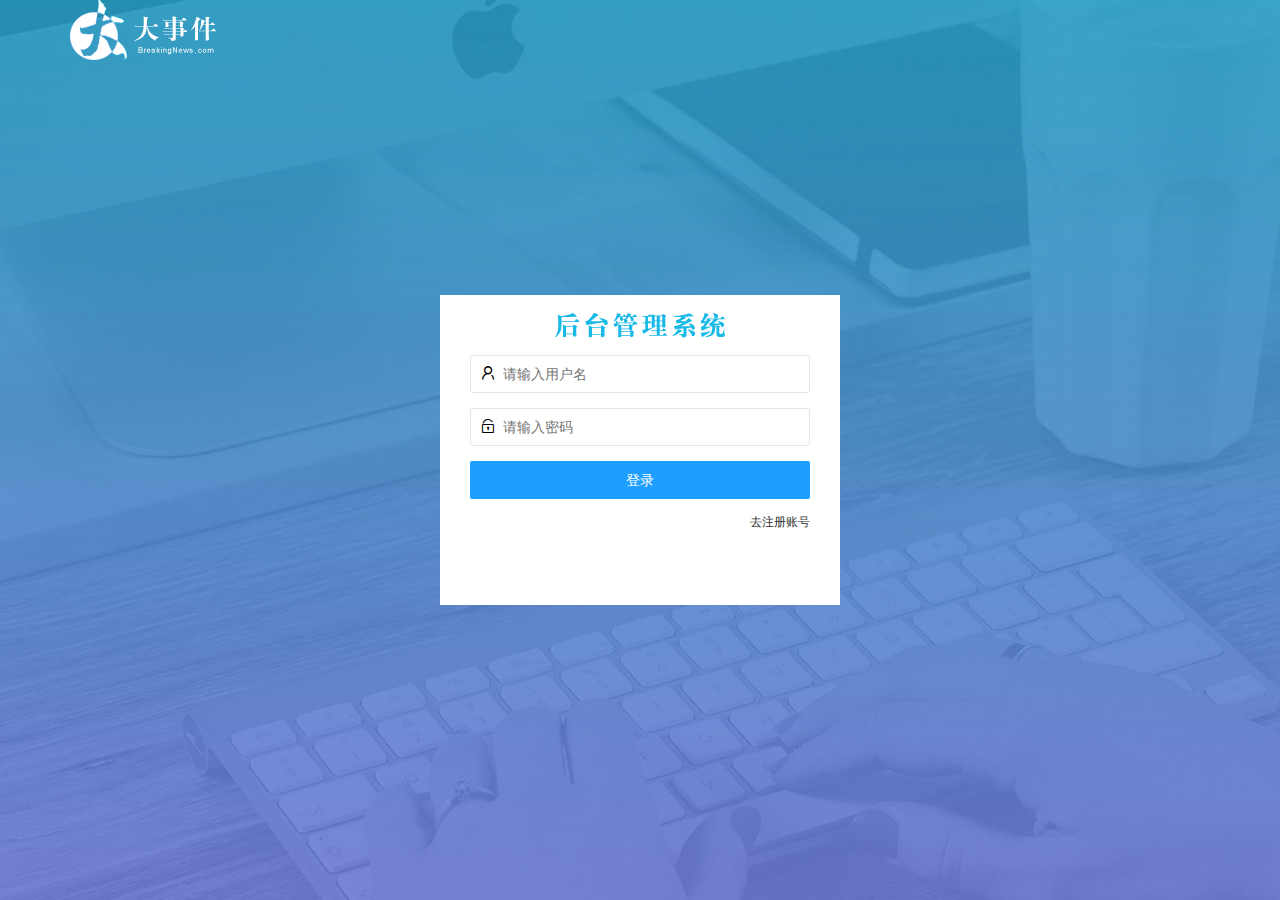
<file: login.html>
<!DOCTYPE html>
<html lang="en">

<head>
    <meta charset="UTF-8" />
    <meta http-equiv="X-UA-Compatible" content="IE=edge" />
    <meta name="viewport" content="width=device-width, initial-scale=1.0" />
    <title>大事件-登录</title>
    <!-- 导入 LayUI 样式 -->
    <link rel="stylesheet" href="/assets/lib/layui/css/layui.css" />
    <!-- 导入自定义样式 -->
    <link rel="stylesheet" href="/assets/css/login.css" />
</head>

<body>
    <!-- 头部 logo 区域 -->
    <div class="layui-main">
        <img src="/assets/images/logo.png" alt="" />
    </div>

    <!-- 登录注册区域 -->
    <div class="loginAndRegBox">
        <!-- 登录标题 -->
        <div class="title-box"></div>
        <!-- 登录 -->
        <div class="login-box">
            <form class="layui-form" id="form_login">

                <!-- 用户名 -->
                <div class="layui-form-item">
                    <i class="layui-icon layui-icon-username"></i>
                    <input type="text" name="username" required lay-verify="required" placeholder="请输入用户名"
                        autocomplete="off" class="layui-input" />
                </div>

                <!-- 密码 -->
                <div class="layui-form-item">
                    <i class="layui-icon layui-icon-password"></i>
                    <input type="password" name="password" required lay-verify="required|pwd" placeholder="请输入密码"
                        autocomplete="off" class="layui-input" />
                </div>

                <!-- 登录按钮 -->
                <div class="layui-form-item">
                    <!-- 注意：表单提交按钮和普通按钮的区别，就是 lay-submit 属性 -->
                    <button class="layui-btn layui-btn-normal layui-btn-fluid" lay-submit>
                        登录
                    </button>
                </div>
                <div class="layui-form-item link">
                    <a href="javascript:;" id="link_reg">去注册账号</a>
                </div>
            </form>
        </div>
        <!-- 注册 -->
        <div class="reg-box">
            <form class="layui-form" id="form_reg">
                <!-- 用户名 -->
                <div class="layui-form-item">
                    <i class="layui-icon layui-icon-username"></i>
                    <input type="text" name="username" required lay-verify="required" placeholder="请输入用户名"
                        autocomplete="off" class="layui-input" />
                </div>

                <!-- 密码 -->
                <div class="layui-form-item">
                    <i class="layui-icon layui-icon-password"></i>
                    <input type="password" name="password" required lay-verify="required|pwd" placeholder="请输入密码"
                        autocomplete="off" class="layui-input" />
                </div>

                <!-- 确认密码 -->
                <div class="layui-form-item">
                    <i class="layui-icon layui-icon-password"></i>
                    <input type="password" name="repassword" required lay-verify="required|pwd|repwd" placeholder="再次确认密码"
                        autocomplete="off" class="layui-input" />
                </div>

                <!-- 注册按钮 -->
                <div class="layui-form-item">
                    <!-- 注意：表单提交按钮和普通按钮的区别，就是 lay-submit 属性 -->
                    <button class="layui-btn layui-btn-normal layui-btn-fluid" lay-submit>
                        注册
                    </button>
                </div>
                <div class="layui-form-item link">
                    <a href="javascript:;" id="link_login">去登录</a>
                </div>
            </form>
        </div>
    </div>
    <script src="/assets/lib/layui/layui.all.js"></script>
    <script src="/assets/lib/jquery.js"></script>
    <script src="/assets/js/baseAPI.js"></script>
    <script src="/assets/js/login.js"></script>
</body>

</html>
</file>
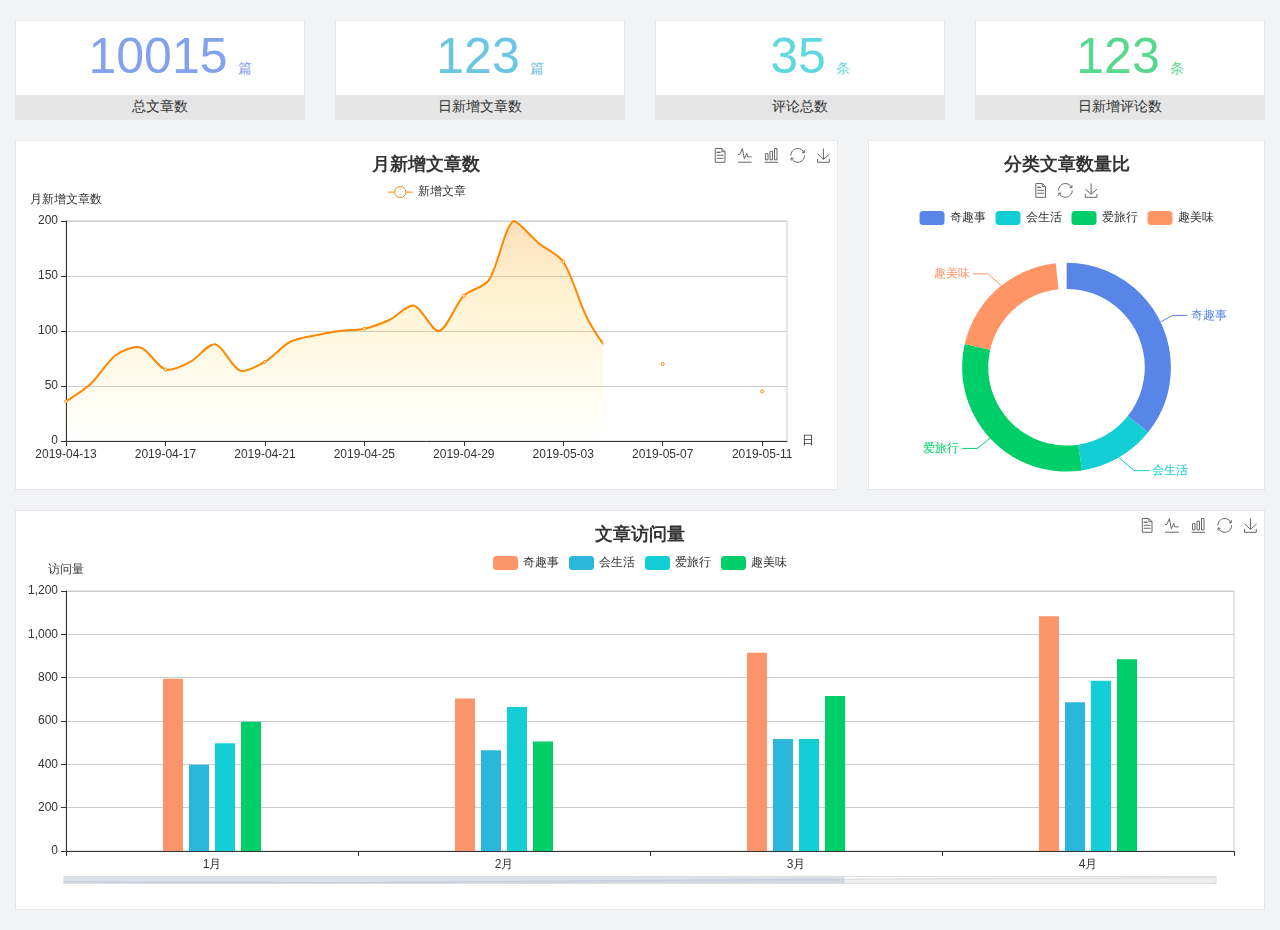
<file: home/dashboard.html>
<!DOCTYPE html>
<html lang="en">

<head>
  <meta charset="UTF-8">
  <meta name="viewport" content="width=device-width, initial-scale=1.0">
  <meta http-equiv="X-UA-Compatible" content="ie=edge">
  <title>图表统计</title>
  <link rel="stylesheet" href="../../assets/lib/bootstrap.css" />
  <link rel="stylesheet" href="../../assets/lib/main.css" />
  <script src="../../assets/lib/jquery.js"></script>
  <script type="text/javascript" src="../../assets/lib/echarts.min.js"></script>
</head>

<body>
  <div class="container-fluid">
    <div class="row spannel_list">
      <div class="col-sm-3 col-xs-6">
        <div class="spannel">
          <em>10015</em><span>篇</span>
          <b>总文章数</b>
        </div>
      </div>
      <div class="col-sm-3 col-xs-6">
        <div class="spannel scolor01">
          <em>123</em><span>篇</span>
          <b>日新增文章数</b>
        </div>
      </div>
      <div class="col-sm-3 col-xs-6">
        <div class="spannel scolor02">
          <em>35</em><span>条</span>
          <b>评论总数</b>
        </div>
      </div>
      <div class="col-sm-3 col-xs-6">
        <div class="spannel scolor03">
          <em>123</em><span>条</span>
          <b>日新增评论数</b>
        </div>
      </div>
    </div>
  </div>

  <div class="container-fluid">
    <div class="row curve-pie">
      <div class="col-lg-8 col-md-8">
        <div class="gragh_pannel" id="curve_show"></div>
      </div>
      <div class="col-lg-4 col-md-4">
        <div class="gragh_pannel" id="pie_show"></div>
      </div>
    </div>
  </div>

  <div class="container-fluid">
    <div class="column_pannel" id="column_show"></div>
  </div>

  <script>
    var oChart = echarts.init(document.getElementById('curve_show'));
    var aList_all = [
      { 'count': 36, 'date': '2019-04-13' },
      { 'count': 52, 'date': '2019-04-14' },
      { 'count': 78, 'date': '2019-04-15' },
      { 'count': 85, 'date': '2019-04-16' },
      { 'count': 65, 'date': '2019-04-17' },
      { 'count': 72, 'date': '2019-04-18' },
      { 'count': 88, 'date': '2019-04-19' },
      { 'count': 64, 'date': '2019-04-20' },
      { 'count': 72, 'date': '2019-04-21' },
      { 'count': 90, 'date': '2019-04-22' },
      { 'count': 96, 'date': '2019-04-23' },
      { 'count': 100, 'date': '2019-04-24' },
      { 'count': 102, 'date': '2019-04-25' },
      { 'count': 110, 'date': '2019-04-26' },
      { 'count': 123, 'date': '2019-04-27' },
      { 'count': 100, 'date': '2019-04-28' },
      { 'count': 132, 'date': '2019-04-29' },
      { 'count': 146, 'date': '2019-04-30' },
      { 'count': 200, 'date': '2019-05-01' },
      { 'count': 180, 'date': '2019-05-02' },
      { 'count': 163, 'date': '2019-05-03' },
      { 'count': 110, 'date': '2019-05-04' },
      { 'count': 80, 'date': '2019-05-05' },
      { 'count': 82, 'date': '2019-05-06' },
      { 'count': 70, 'date': '2019-05-07' },
      { 'count': 65, 'date': '2019-05-08' },
      { 'count': 54, 'date': '2019-05-09' },
      { 'count': 40, 'date': '2019-05-10' },
      { 'count': 45, 'date': '2019-05-11' },
      { 'count': 38, 'date': '2019-05-12' },
    ];

    let aCount = [];
    let aDate = [];

    for (var i = 0; i < aList_all.length; i++) {
      aCount.push(aList_all[i].count);
      aDate.push(aList_all[i].date);
    }

    var chartopt = {
      title: {
        text: '月新增文章数',
        left: 'center',
        top: '10'
      },
      tooltip: {
        trigger: 'axis'
      },
      legend: {
        data: ['新增文章'],
        top: '40'
      },
      toolbox: {
        show: true,
        feature: {
          mark: { show: true },
          dataView: { show: true, readOnly: false },
          magicType: { show: true, type: ['line', 'bar'] },
          restore: { show: true },
          saveAsImage: { show: true }
        }
      },
      calculable: true,
      xAxis: [
        {
          name: '日',
          type: 'category',
          boundaryGap: false,
          data: aDate
        }
      ],
      yAxis: [
        {
          name: '月新增文章数',
          type: 'value'
        }
      ],
      series: [
        {
          name: '新增文章',
          type: 'line',
          smooth: true,
          itemStyle: { normal: { areaStyle: { type: 'default' }, color: '#f80' }, lineStyle: { color: '#f80' } },
          data: aCount
        }],
      areaStyle: {
        normal: {
          color: new echarts.graphic.LinearGradient(0, 0, 0, 1, [{
            offset: 0,
            color: 'rgba(255,136,0,0.39)'
          }, {
            offset: .34,
            color: 'rgba(255,180,0,0.25)'
          }, {
            offset: 1,
            color: 'rgba(255,222,0,0.00)'
          }])

        }
      },
      grid: {
        show: true,
        x: 50,
        x2: 50,
        y: 80,
        height: 220
      }
    };

    oChart.setOption(chartopt);


    var oPie = echarts.init(document.getElementById('pie_show'));
    var oPieopt =
    {
      title: {
        top: 10,
        text: '分类文章数量比',
        x: 'center'
      },
      tooltip: {
        trigger: 'item',
        formatter: "{a} <br/>{b} : {c} ({d}%)"
      },
      color: ['#5885e8', '#13cfd5', '#00ce68', '#ff9565'],
      legend: {
        x: 'center',
        top: 65,
        data: ['奇趣事', '会生活', '爱旅行', '趣美味']
      },
      toolbox: {
        show: true,
        x: 'center',
        top: 35,
        feature: {
          mark: { show: true },
          dataView: { show: true, readOnly: false },
          magicType: {
            show: true,
            type: ['pie', 'funnel'],
            option: {
              funnel: {
                x: '25%',
                width: '50%',
                funnelAlign: 'left',
                max: 1548
              }
            }
          },
          restore: { show: true },
          saveAsImage: { show: true }
        }
      },
      calculable: true,
      series: [
        {
          name: '访问来源',
          type: 'pie',
          radius: ['45%', '60%'],
          center: ['50%', '65%'],
          data: [
            { value: 300, name: '奇趣事' },
            { value: 100, name: '会生活' },
            { value: 260, name: '爱旅行' },
            { value: 180, name: '趣美味' }
          ]
        }
      ]
    };
    oPie.setOption(oPieopt);



    var oColumn = this.echarts.init(document.getElementById('column_show'));
    var oColumnopt =
    {
      title: {
        text: '文章访问量',
        left: 'center',
        top: '10'
      },
      tooltip: {
        trigger: 'axis'
      },
      legend: {
        data: ['奇趣事', '会生活', '爱旅行', '趣美味'],
        top: '40'
      },
      toolbox: {
        show: true,
        feature: {
          mark: { show: true },
          dataView: { show: true, readOnly: false },
          magicType: { show: true, type: ['line', 'bar'] },
          restore: { show: true },
          saveAsImage: { show: true }
        }
      },
      calculable: true,
      xAxis: [
        {
          type: 'category',
          data: ['1月', '2月', '3月', '4月', '5月']
        }
      ],
      yAxis: [
        {
          name: '访问量',
          type: 'value'
        }
      ],
      series: [
        {
          name: '奇趣事',
          type: 'bar',
          barWidth: 20,
          itemStyle: {
            normal: { areaStyle: { type: 'default' }, color: '#fd956a' }
          },
          data: [800, 708, 920, 1090, 1200]
        },
        {
          name: '会生活',
          type: 'bar',
          barWidth: 20,
          itemStyle: {
            normal: { areaStyle: { type: 'default' }, color: '#2bb6db' }
          },
          data: [400, 468, 520, 690, 800]
        },
        {
          name: '爱旅行',
          type: 'bar',
          barWidth: 20,
          itemStyle: {
            normal: { areaStyle: { type: 'default' }, color: '#13cfd5' }
          },
          data: [500, 668, 520, 790, 900]
        },
        {
          name: '趣美味',
          type: 'bar',
          barWidth: 20,
          itemStyle: {
            normal: { areaStyle: { type: 'default' }, color: '#00ce68' }
          },
          data: [600, 508, 720, 890, 1000]
        }
      ],
      grid: {
        show: true,
        x: 50,
        x2: 30,
        y: 80,
        height: 260
      },
      dataZoom: [//给x轴设置滚动条
        {
          start: 0,//默认为0
          end: 100 - 1000 / 31,//默认为100
          type: 'slider',
          show: true,
          xAxisIndex: [0],
          handleSize: 0,//滑动条的 左右2个滑动条的大小
          height: 8,//组件高度
          left: 45, //左边的距离
          right: 50,//右边的距离
          bottom: 26,//右边的距离
          handleColor: '#ddd',//h滑动图标的颜色
          handleStyle: {
            borderColor: "#cacaca",
            borderWidth: "1",
            shadowBlur: 2,
            background: "#ddd",
            shadowColor: "#ddd",
          }
        }]
    };
    oColumn.setOption(oColumnopt);
  </script>
</body>

</html>
</file>
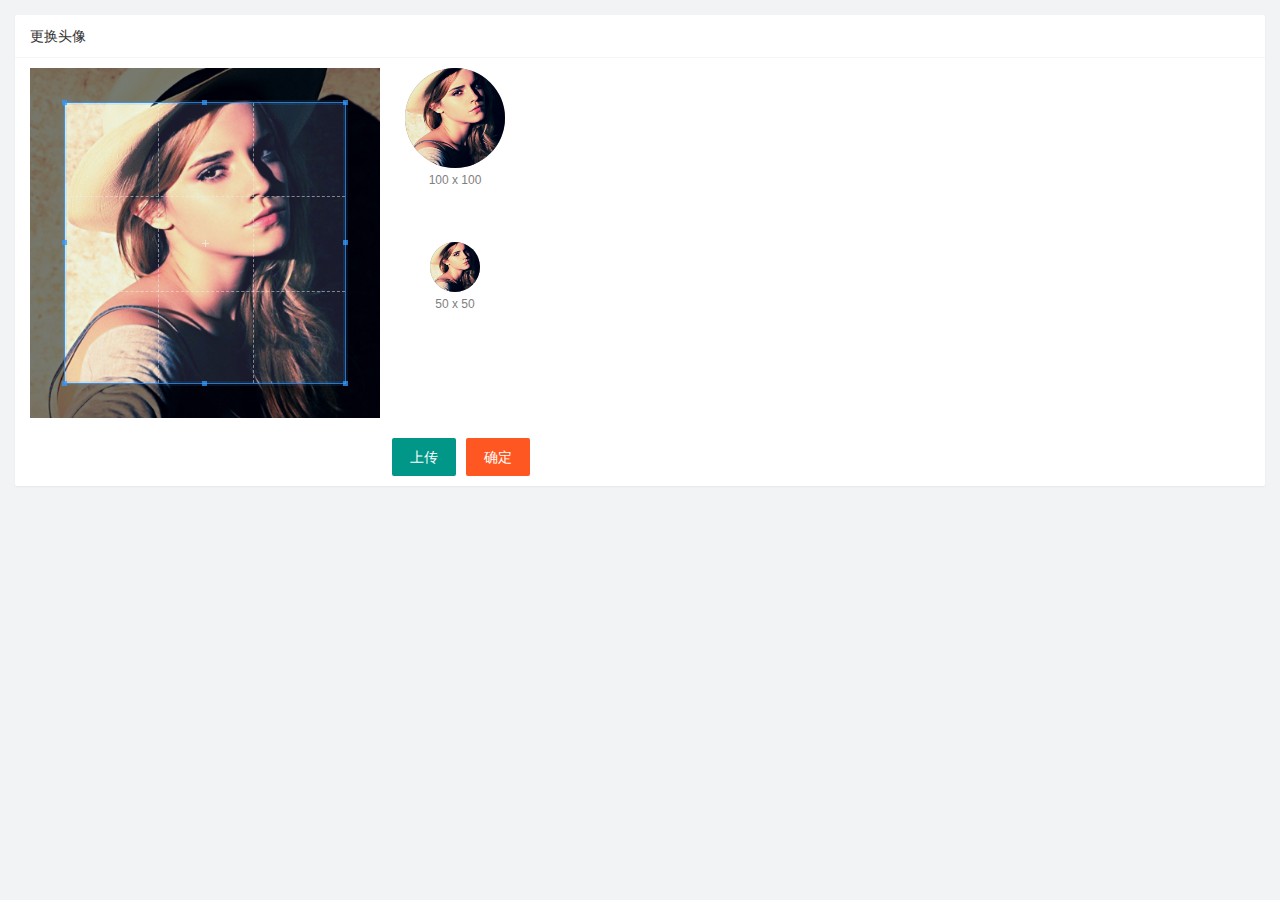
<file: user/user_avatar.html>
<!DOCTYPE html>
<html lang="en">

<head>
    <meta charset="UTF-8" />
    <meta http-equiv="X-UA-Compatible" content="IE=edge" />
    <meta name="viewport" content="width=device-width, initial-scale=1.0" />
    <title>Document</title>
    <link rel="stylesheet" href="/assets/lib/layui/css/layui.css" />
    <link rel="stylesheet" href="/assets/lib/cropper/cropper.css" />
    <link rel="stylesheet" href="/assets/css/user_avatar.css" />
</head>

<body>
    <div class="layui-card">
        <div class="layui-card-header">更换头像</div>
        <div class="layui-card-body">
            <!-- 第一行的图片裁剪和预览区域 -->
            <div class="row1">
                <!-- 图片裁剪区域 -->
                <div class="cropper-box">
                    <!-- 这个 img 标签很重要，将来会把它初始化为裁剪区域 -->
                    <img id="image" src="/assets/images/sample.jpg" />
                </div>
                <!-- 图片的预览区域 -->
                <div class="preview-box">
                    <div>
                        <!-- 宽高为 100px 的预览区域 -->
                        <div class="img-preview w100"></div>
                        <p class="size">100 x 100</p>
                    </div>
                    <div>
                        <!-- 宽高为 50px 的预览区域 -->
                        <div class="img-preview w50"></div>
                        <p class="size">50 x 50</p>
                    </div>
                </div>
            </div>
            <!-- 第二行的按钮区域 -->
            <div class="row2">
                <input type="file" name="" id="file" />
                <button type="button" class="layui-btn" id="btnChooseImage">上传</button>
                <button type="button" class="layui-btn layui-btn-danger" id="btnUpload">确定</button>
            </div>
        </div>
    </div>
    <script src="/assets/lib/layui/layui.all.js"></script>
    <script src="/assets/lib/jquery.js"></script>
    <script src="/assets/lib/cropper/Cropper.js"></script>
    <script src="/assets/lib/cropper/jquery-cropper.js"></script>
    <script src="/assets/js/baseAPI.js"></script>
    <script src="/assets/js/user_avatar.js"></script>
</body>

</html>
</file>
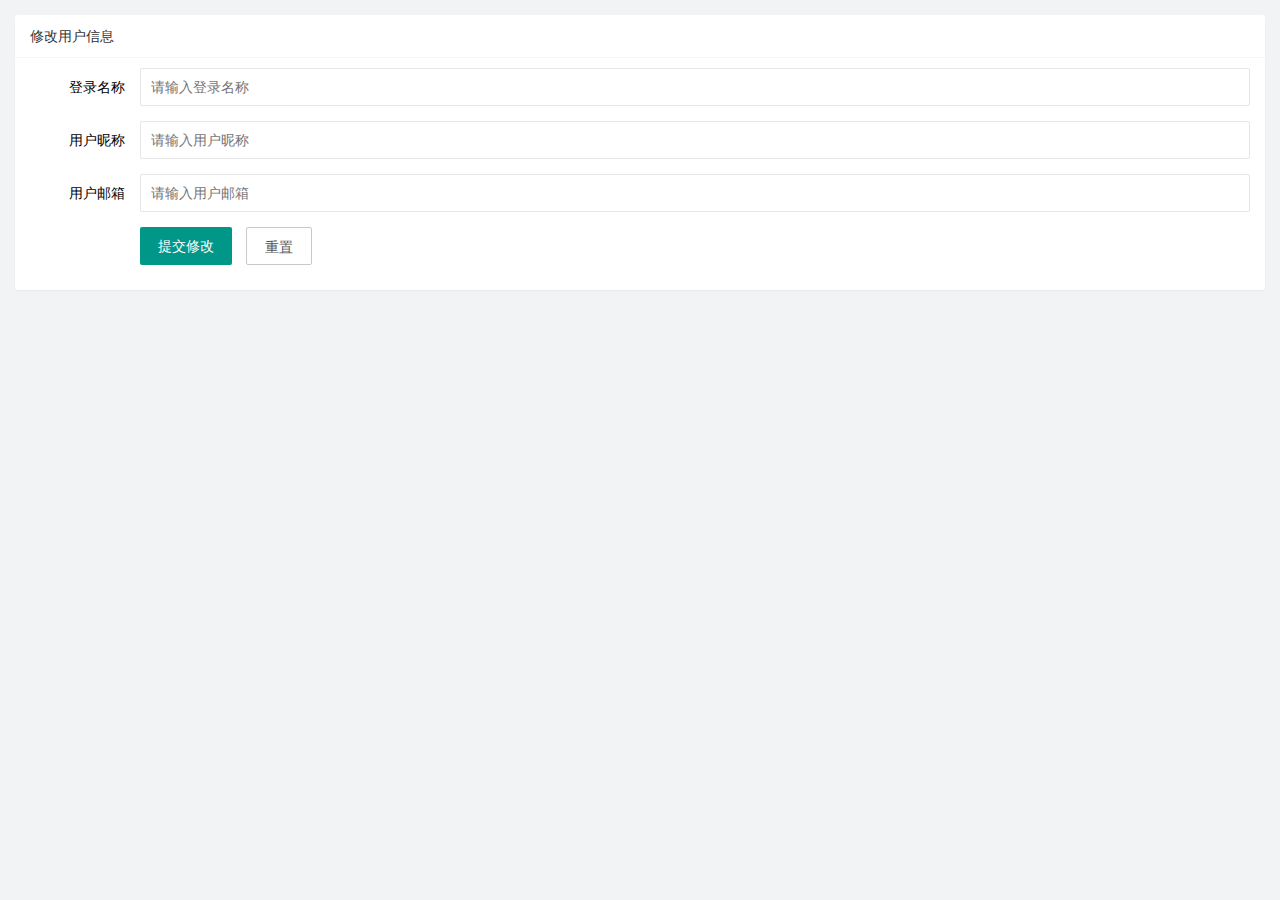
<file: user/user_info.html>
<!DOCTYPE html>
<html lang="en">

<head>
    <meta charset="UTF-8" />
    <meta http-equiv="X-UA-Compatible" content="IE=edge" />
    <meta name="viewport" content="width=device-width, initial-scale=1.0" />
    <title>Document</title>
    <link rel="stylesheet" href="/assets/lib/layui/css/layui.css">
    <link rel="stylesheet" href="/assets/css/user_info.css" />
</head>

<body>
    <div class="layui-card">
        <div class="layui-card-header">修改用户信息</div>
        <div class="layui-card-body">
            <!-- form 表单 -->
            <form class="layui-form" action="" lay-filter="formUserInfo">
                <input type="hidden" name="id">
                <div class="layui-form-item">
                    <label class="layui-form-label">登录名称</label>
                    <div class="layui-input-block">
                        <input type="text" name="username" required readonly lay-verify="required" placeholder="请输入登录名称"
                            autocomplete="off" class="layui-input" />
                    </div>
                </div>
                <div class="layui-form-item">
                    <label class="layui-form-label">用户昵称</label>
                    <div class="layui-input-block">
                        <input type="text" name="nickname" required lay-verify="required|nickname" placeholder="请输入用户昵称"
                            autocomplete="off" class="layui-input" />
                    </div>
                </div>
                <div class="layui-form-item">
                    <label class="layui-form-label">用户邮箱</label>
                    <div class="layui-input-block">
                        <input type="text" name="email" required lay-verify="required|email" placeholder="请输入用户邮箱"
                            autocomplete="off" class="layui-input" />
                    </div>
                </div>
                <div class="layui-form-item">
                    <div class="layui-input-block">
                        <button class="layui-btn" lay-submit lay-filter="formDemo">提交修改</button>
                        <button type="reset" class="layui-btn layui-btn-primary" id="btnReset">重置</button>
                    </div>
                </div>
            </form>
        </div>
    </div>

</body>
<script src="/assets/lib/layui/layui.all.js"></script>
<script src="/assets/lib/jquery.js"></script>
<script src="/assets/js/baseAPI.js"></script>
<script src="/assets/js/user_info.js"></script>

</html>
</file>
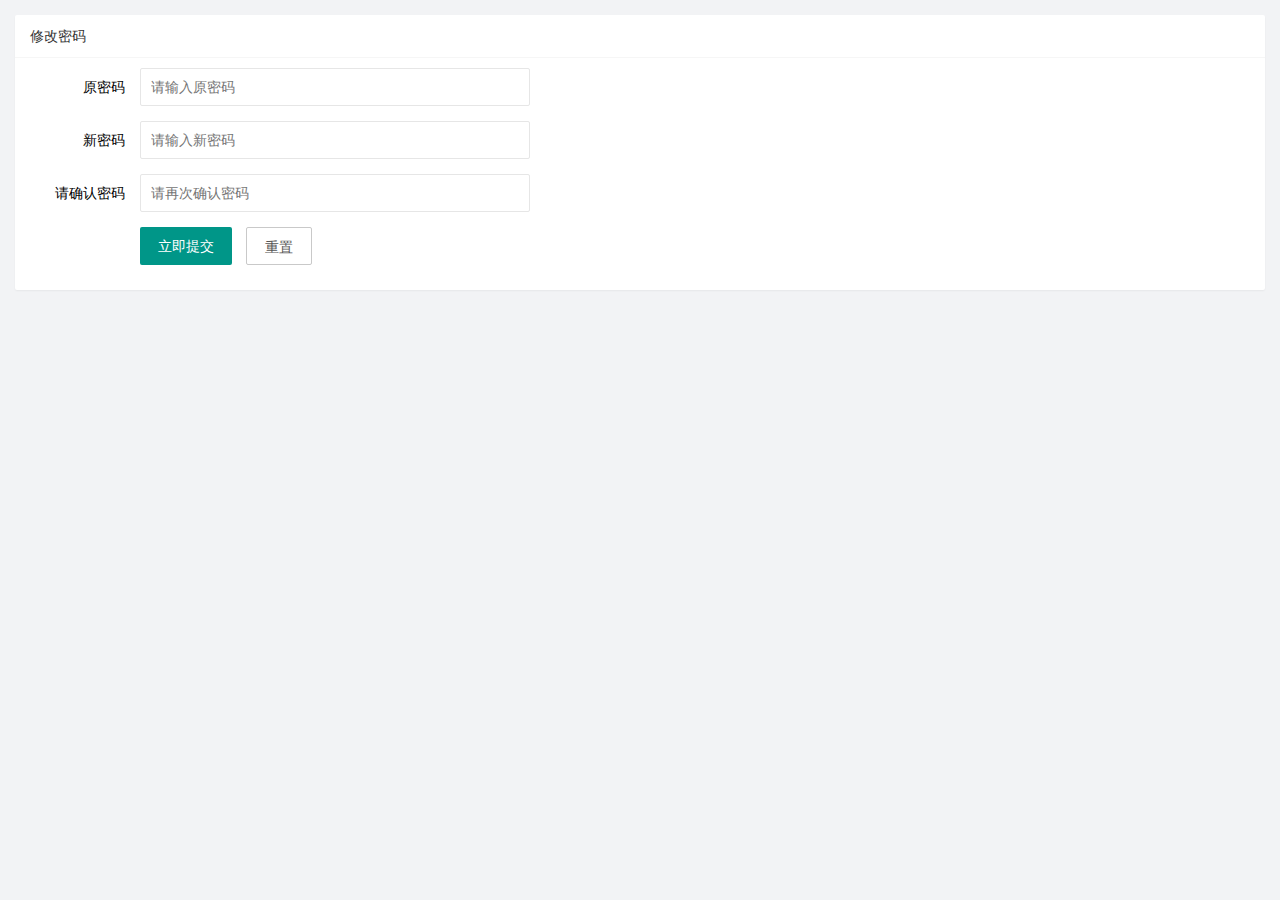
<file: user/user_pwd.html>
<!DOCTYPE html>
<html lang="en">

<head>
    <meta charset="UTF-8" />
    <meta http-equiv="X-UA-Compatible" content="IE=edge" />
    <meta name="viewport" content="width=device-width, initial-scale=1.0" />
    <title>Document</title>
    <link rel="stylesheet" href="/assets/lib/layui/css/layui.css" />
    <link rel="stylesheet" href="/assets/css/user_pwd.css" />
</head>

<body>
    <div class="layui-card">
        <div class="layui-card-header">修改密码</div>
        <div class="layui-card-body">
            <form class="layui-form" action="">
                <div class="layui-form-item">
                    <label class="layui-form-label">原密码</label>
                    <div class="layui-input-block">
                        <input type="password" name="oldPwd" required lay-verify="required|pwd" placeholder="请输入原密码"
                            autocomplete="off" class="layui-input" />
                    </div>
                </div>
                <div class="layui-form-item">
                    <label class="layui-form-label">新密码</label>
                    <div class="layui-input-block">
                        <input type="password" name="newPwd" required lay-verify="required|pwd|samePwd" placeholder="请输入新密码"
                            autocomplete="off" class="layui-input" />
                    </div>
                </div>
                <div class="layui-form-item">
                    <label class="layui-form-label">请确认密码</label>
                    <div class="layui-input-block">
                        <input type="password" name="rePwd" required lay-verify="required|pwd|rePwd" placeholder="请再次确认密码"
                            autocomplete="off" class="layui-input" />
                    </div>
                </div>
                <div class="layui-form-item">
                    <div class="layui-input-block">
                        <button class="layui-btn" lay-submit lay-filter="formDemo">
                            立即提交
                        </button>
                        <button type="reset" class="layui-btn layui-btn-primary">
                            重置
                        </button>
                    </div>
                </div>
            </form>
        </div>
    </div>
    <!-- 导入 layui 的 js -->
    <script src="/assets/lib/layui/layui.all.js"></script>
    <!-- 导入 jQuery -->
    <script src="/assets/lib/jquery.js"></script>
    <!-- 导入 baseAPI -->
    <script src="/assets/js/baseAPI.js"></script>
    <!-- 导入自己的 js -->
    <script src="/assets/js/user_pwd.js"></script>
</body>

</html>
</file>
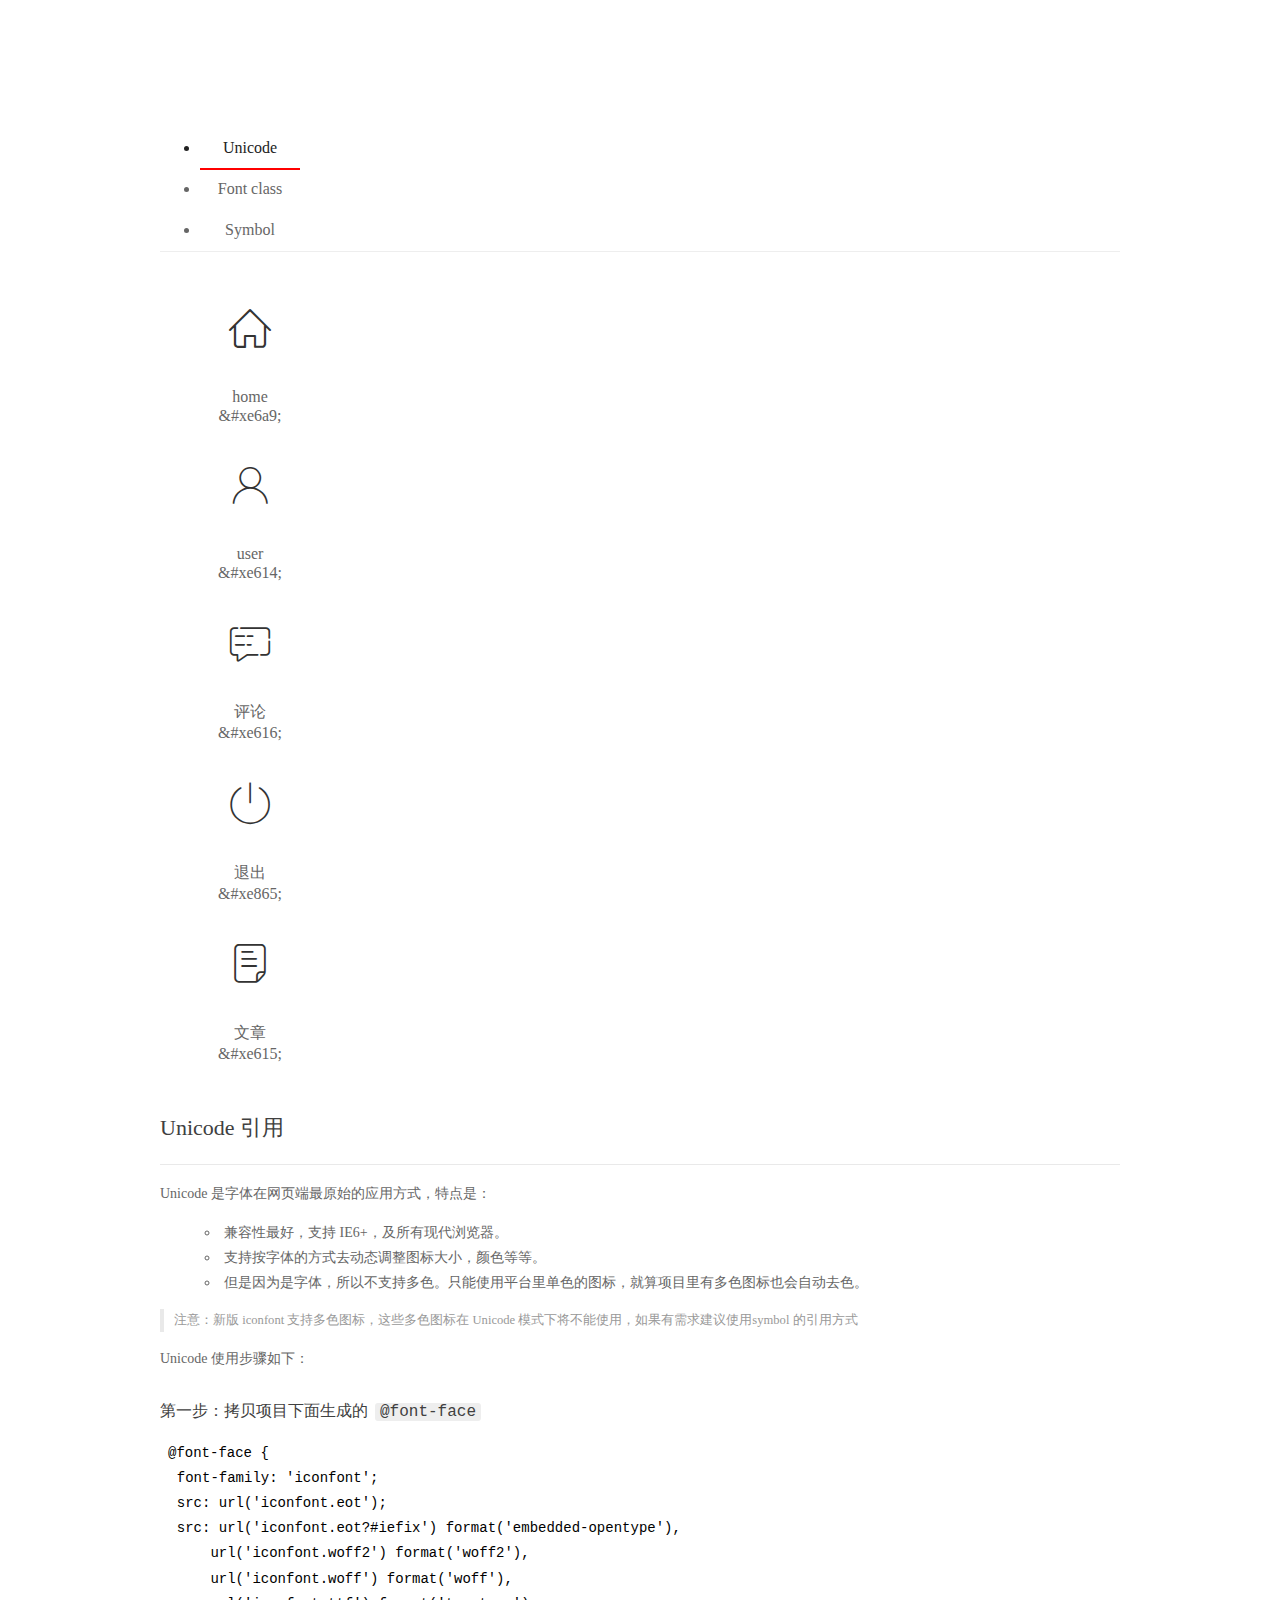
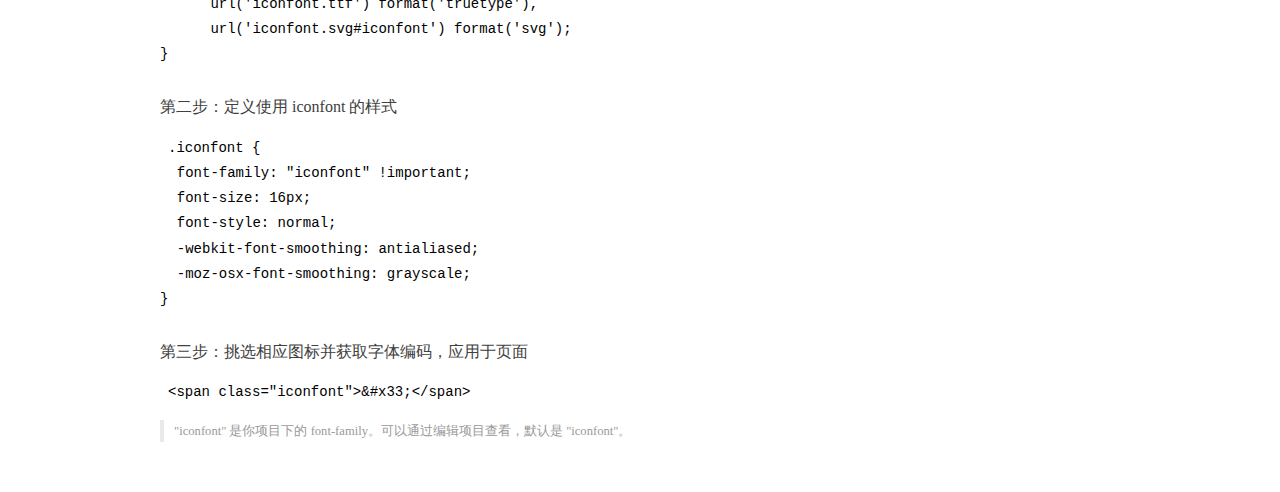
<file: assets/fonts/demo_index.html>
<!DOCTYPE html>
<html>
<head>
  <meta charset="utf-8"/>
  <title>IconFont Demo</title>
  <link rel="shortcut icon" href="https://gtms04.alicdn.com/tps/i4/TB1_oz6GVXXXXaFXpXXJDFnIXXX-64-64.ico" type="image/x-icon"/>
  <link rel="stylesheet" href="https://g.alicdn.com/thx/cube/1.3.2/cube.min.css">
  <link rel="stylesheet" href="demo.css">
  <link rel="stylesheet" href="iconfont.css">
  <script src="iconfont.js"></script>
  <!-- jQuery -->
  <script src="https://a1.alicdn.com/oss/uploads/2018/12/26/7bfddb60-08e8-11e9-9b04-53e73bb6408b.js"></script>
  <!-- 代码高亮 -->
  <script src="https://a1.alicdn.com/oss/uploads/2018/12/26/a3f714d0-08e6-11e9-8a15-ebf944d7534c.js"></script>
</head>
<body>
  <div class="main">
    <h1 class="logo"><a href="https://www.iconfont.cn/" title="iconfont 首页" target="_blank">&#xe86b;</a></h1>
    <div class="nav-tabs">
      <ul id="tabs" class="dib-box">
        <li class="dib active"><span>Unicode</span></li>
        <li class="dib"><span>Font class</span></li>
        <li class="dib"><span>Symbol</span></li>
      </ul>
      
    </div>
    <div class="tab-container">
      <div class="content unicode" style="display: block;">
          <ul class="icon_lists dib-box">
          
            <li class="dib">
              <span class="icon iconfont">&#xe6a9;</span>
                <div class="name">home</div>
                <div class="code-name">&amp;#xe6a9;</div>
              </li>
          
            <li class="dib">
              <span class="icon iconfont">&#xe614;</span>
                <div class="name">user</div>
                <div class="code-name">&amp;#xe614;</div>
              </li>
          
            <li class="dib">
              <span class="icon iconfont">&#xe616;</span>
                <div class="name">评论</div>
                <div class="code-name">&amp;#xe616;</div>
              </li>
          
            <li class="dib">
              <span class="icon iconfont">&#xe865;</span>
                <div class="name">退出</div>
                <div class="code-name">&amp;#xe865;</div>
              </li>
          
            <li class="dib">
              <span class="icon iconfont">&#xe615;</span>
                <div class="name">文章</div>
                <div class="code-name">&amp;#xe615;</div>
              </li>
          
          </ul>
          <div class="article markdown">
          <h2 id="unicode-">Unicode 引用</h2>
          <hr>

          <p>Unicode 是字体在网页端最原始的应用方式，特点是：</p>
          <ul>
            <li>兼容性最好，支持 IE6+，及所有现代浏览器。</li>
            <li>支持按字体的方式去动态调整图标大小，颜色等等。</li>
            <li>但是因为是字体，所以不支持多色。只能使用平台里单色的图标，就算项目里有多色图标也会自动去色。</li>
          </ul>
          <blockquote>
            <p>注意：新版 iconfont 支持多色图标，这些多色图标在 Unicode 模式下将不能使用，如果有需求建议使用symbol 的引用方式</p>
          </blockquote>
          <p>Unicode 使用步骤如下：</p>
          <h3 id="-font-face">第一步：拷贝项目下面生成的 <code>@font-face</code></h3>
<pre><code class="language-css"
>@font-face {
  font-family: 'iconfont';
  src: url('iconfont.eot');
  src: url('iconfont.eot?#iefix') format('embedded-opentype'),
      url('iconfont.woff2') format('woff2'),
      url('iconfont.woff') format('woff'),
      url('iconfont.ttf') format('truetype'),
      url('iconfont.svg#iconfont') format('svg');
}
</code></pre>
          <h3 id="-iconfont-">第二步：定义使用 iconfont 的样式</h3>
<pre><code class="language-css"
>.iconfont {
  font-family: "iconfont" !important;
  font-size: 16px;
  font-style: normal;
  -webkit-font-smoothing: antialiased;
  -moz-osx-font-smoothing: grayscale;
}
</code></pre>
          <h3 id="-">第三步：挑选相应图标并获取字体编码，应用于页面</h3>
<pre>
<code class="language-html"
>&lt;span class="iconfont"&gt;&amp;#x33;&lt;/span&gt;
</code></pre>
          <blockquote>
            <p>"iconfont" 是你项目下的 font-family。可以通过编辑项目查看，默认是 "iconfont"。</p>
          </blockquote>
          </div>
      </div>
      <div class="content font-class">
        <ul class="icon_lists dib-box">
          
          <li class="dib">
            <span class="icon iconfont icon-home"></span>
            <div class="name">
              home
            </div>
            <div class="code-name">.icon-home
            </div>
          </li>
          
          <li class="dib">
            <span class="icon iconfont icon-user"></span>
            <div class="name">
              user
            </div>
            <div class="code-name">.icon-user
            </div>
          </li>
          
          <li class="dib">
            <span class="icon iconfont icon-pinglun"></span>
            <div class="name">
              评论
            </div>
            <div class="code-name">.icon-pinglun
            </div>
          </li>
          
          <li class="dib">
            <span class="icon iconfont icon-tuichu"></span>
            <div class="name">
              退出
            </div>
            <div class="code-name">.icon-tuichu
            </div>
          </li>
          
          <li class="dib">
            <span class="icon iconfont icon-16"></span>
            <div class="name">
              文章
            </div>
            <div class="code-name">.icon-16
            </div>
          </li>
          
        </ul>
        <div class="article markdown">
        <h2 id="font-class-">font-class 引用</h2>
        <hr>

        <p>font-class 是 Unicode 使用方式的一种变种，主要是解决 Unicode 书写不直观，语意不明确的问题。</p>
        <p>与 Unicode 使用方式相比，具有如下特点：</p>
        <ul>
          <li>兼容性良好，支持 IE8+，及所有现代浏览器。</li>
          <li>相比于 Unicode 语意明确，书写更直观。可以很容易分辨这个 icon 是什么。</li>
          <li>因为使用 class 来定义图标，所以当要替换图标时，只需要修改 class 里面的 Unicode 引用。</li>
          <li>不过因为本质上还是使用的字体，所以多色图标还是不支持的。</li>
        </ul>
        <p>使用步骤如下：</p>
        <h3 id="-fontclass-">第一步：引入项目下面生成的 fontclass 代码：</h3>
<pre><code class="language-html">&lt;link rel="stylesheet" href="./iconfont.css"&gt;
</code></pre>
        <h3 id="-">第二步：挑选相应图标并获取类名，应用于页面：</h3>
<pre><code class="language-html">&lt;span class="iconfont icon-xxx"&gt;&lt;/span&gt;
</code></pre>
        <blockquote>
          <p>"
            iconfont" 是你项目下的 font-family。可以通过编辑项目查看，默认是 "iconfont"。</p>
        </blockquote>
      </div>
      </div>
      <div class="content symbol">
          <ul class="icon_lists dib-box">
          
            <li class="dib">
                <svg class="icon svg-icon" aria-hidden="true">
                  <use xlink:href="#icon-home"></use>
                </svg>
                <div class="name">home</div>
                <div class="code-name">#icon-home</div>
            </li>
          
            <li class="dib">
                <svg class="icon svg-icon" aria-hidden="true">
                  <use xlink:href="#icon-user"></use>
                </svg>
                <div class="name">user</div>
                <div class="code-name">#icon-user</div>
            </li>
          
            <li class="dib">
                <svg class="icon svg-icon" aria-hidden="true">
                  <use xlink:href="#icon-pinglun"></use>
                </svg>
                <div class="name">评论</div>
                <div class="code-name">#icon-pinglun</div>
            </li>
          
            <li class="dib">
                <svg class="icon svg-icon" aria-hidden="true">
                  <use xlink:href="#icon-tuichu"></use>
                </svg>
                <div class="name">退出</div>
                <div class="code-name">#icon-tuichu</div>
            </li>
          
            <li class="dib">
                <svg class="icon svg-icon" aria-hidden="true">
                  <use xlink:href="#icon-16"></use>
                </svg>
                <div class="name">文章</div>
                <div class="code-name">#icon-16</div>
            </li>
          
          </ul>
          <div class="article markdown">
          <h2 id="symbol-">Symbol 引用</h2>
          <hr>

          <p>这是一种全新的使用方式，应该说这才是未来的主流，也是平台目前推荐的用法。相关介绍可以参考这篇<a href="">文章</a>
            这种用法其实是做了一个 SVG 的集合，与另外两种相比具有如下特点：</p>
          <ul>
            <li>支持多色图标了，不再受单色限制。</li>
            <li>通过一些技巧，支持像字体那样，通过 <code>font-size</code>, <code>color</code> 来调整样式。</li>
            <li>兼容性较差，支持 IE9+，及现代浏览器。</li>
            <li>浏览器渲染 SVG 的性能一般，还不如 png。</li>
          </ul>
          <p>使用步骤如下：</p>
          <h3 id="-symbol-">第一步：引入项目下面生成的 symbol 代码：</h3>
<pre><code class="language-html">&lt;script src="./iconfont.js"&gt;&lt;/script&gt;
</code></pre>
          <h3 id="-css-">第二步：加入通用 CSS 代码（引入一次就行）：</h3>
<pre><code class="language-html">&lt;style&gt;
.icon {
  width: 1em;
  height: 1em;
  vertical-align: -0.15em;
  fill: currentColor;
  overflow: hidden;
}
&lt;/style&gt;
</code></pre>
          <h3 id="-">第三步：挑选相应图标并获取类名，应用于页面：</h3>
<pre><code class="language-html">&lt;svg class="icon" aria-hidden="true"&gt;
  &lt;use xlink:href="#icon-xxx"&gt;&lt;/use&gt;
&lt;/svg&gt;
</code></pre>
          </div>
      </div>

    </div>
  </div>
  <script>
  $(document).ready(function () {
      $('.tab-container .content:first').show()

      $('#tabs li').click(function (e) {
        var tabContent = $('.tab-container .content')
        var index = $(this).index()

        if ($(this).hasClass('active')) {
          return
        } else {
          $('#tabs li').removeClass('active')
          $(this).addClass('active')

          tabContent.hide().eq(index).fadeIn()
        }
      })
    })
  </script>
</body>
</html>
</file>
<file: assets/lib/layui/css/layui.css>
/** layui-v2.5.5 MIT License By https://www.layui.com */
 .layui-inline,img{display:inline-block;vertical-align:middle}h1,h2,h3,h4,h5,h6{font-weight:400}.layui-edge,.layui-header,.layui-inline,.layui-main{position:relative}.layui-body,.layui-edge,.layui-elip{overflow:hidden}.layui-btn,.layui-edge,.layui-inline,img{vertical-align:middle}.layui-btn,.layui-disabled,.layui-icon,.layui-unselect{-moz-user-select:none;-webkit-user-select:none;-ms-user-select:none}.layui-elip,.layui-form-checkbox span,.layui-form-pane .layui-form-label{text-overflow:ellipsis;white-space:nowrap}.layui-breadcrumb,.layui-tree-btnGroup{visibility:hidden}blockquote,body,button,dd,div,dl,dt,form,h1,h2,h3,h4,h5,h6,input,li,ol,p,pre,td,textarea,th,ul{margin:0;padding:0;-webkit-tap-highlight-color:rgba(0,0,0,0)}a:active,a:hover{outline:0}img{border:none}li{list-style:none}table{border-collapse:collapse;border-spacing:0}h4,h5,h6{font-size:100%}button,input,optgroup,option,select,textarea{font-family:inherit;font-size:inherit;font-style:inherit;font-weight:inherit;outline:0}pre{white-space:pre-wrap;white-space:-moz-pre-wrap;white-space:-pre-wrap;white-space:-o-pre-wrap;word-wrap:break-word}body{line-height:24px;font:14px Helvetica Neue,Helvetica,PingFang SC,Tahoma,Arial,sans-serif}hr{height:1px;margin:10px 0;border:0;clear:both}a{color:#333;text-decoration:none}a:hover{color:#777}a cite{font-style:normal;*cursor:pointer}.layui-border-box,.layui-border-box *{box-sizing:border-box}.layui-box,.layui-box *{box-sizing:content-box}.layui-clear{clear:both;*zoom:1}.layui-clear:after{content:'\20';clear:both;*zoom:1;display:block;height:0}.layui-inline{*display:inline;*zoom:1}.layui-edge{display:inline-block;width:0;height:0;border-width:6px;border-style:dashed;border-color:transparent}.layui-edge-top{top:-4px;border-bottom-color:#999;border-bottom-style:solid}.layui-edge-right{border-left-color:#999;border-left-style:solid}.layui-edge-bottom{top:2px;border-top-color:#999;border-top-style:solid}.layui-edge-left{border-right-color:#999;border-right-style:solid}.layui-disabled,.layui-disabled:hover{color:#d2d2d2!important;cursor:not-allowed!important}.layui-circle{border-radius:100%}.layui-show{display:block!important}.layui-hide{display:none!important}@font-face{font-family:layui-icon;src:url(../font/iconfont.eot?v=250);src:url(../font/iconfont.eot?v=250#iefix) format('embedded-opentype'),url(../font/iconfont.woff2?v=250) format('woff2'),url(../font/iconfont.woff?v=250) format('woff'),url(../font/iconfont.ttf?v=250) format('truetype'),url(../font/iconfont.svg?v=250#layui-icon) format('svg')}.layui-icon{font-family:layui-icon!important;font-size:16px;font-style:normal;-webkit-font-smoothing:antialiased;-moz-osx-font-smoothing:grayscale}.layui-icon-reply-fill:before{content:"\e611"}.layui-icon-set-fill:before{content:"\e614"}.layui-icon-menu-fill:before{content:"\e60f"}.layui-icon-search:before{content:"\e615"}.layui-icon-share:before{content:"\e641"}.layui-icon-set-sm:before{content:"\e620"}.layui-icon-engine:before{content:"\e628"}.layui-icon-close:before{content:"\1006"}.layui-icon-close-fill:before{content:"\1007"}.layui-icon-chart-screen:before{content:"\e629"}.layui-icon-star:before{content:"\e600"}.layui-icon-circle-dot:before{content:"\e617"}.layui-icon-chat:before{content:"\e606"}.layui-icon-release:before{content:"\e609"}.layui-icon-list:before{content:"\e60a"}.layui-icon-chart:before{content:"\e62c"}.layui-icon-ok-circle:before{content:"\1005"}.layui-icon-layim-theme:before{content:"\e61b"}.layui-icon-table:before{content:"\e62d"}.layui-icon-right:before{content:"\e602"}.layui-icon-left:before{content:"\e603"}.layui-icon-cart-simple:before{content:"\e698"}.layui-icon-face-cry:before{content:"\e69c"}.layui-icon-face-smile:before{content:"\e6af"}.layui-icon-survey:before{content:"\e6b2"}.layui-icon-tree:before{content:"\e62e"}.layui-icon-upload-circle:before{content:"\e62f"}.layui-icon-add-circle:before{content:"\e61f"}.layui-icon-download-circle:before{content:"\e601"}.layui-icon-templeate-1:before{content:"\e630"}.layui-icon-util:before{content:"\e631"}.layui-icon-face-surprised:before{content:"\e664"}.layui-icon-edit:before{content:"\e642"}.layui-icon-speaker:before{content:"\e645"}.layui-icon-down:before{content:"\e61a"}.layui-icon-file:before{content:"\e621"}.layui-icon-layouts:before{content:"\e632"}.layui-icon-rate-half:before{content:"\e6c9"}.layui-icon-add-circle-fine:before{content:"\e608"}.layui-icon-prev-circle:before{content:"\e633"}.layui-icon-read:before{content:"\e705"}.layui-icon-404:before{content:"\e61c"}.layui-icon-carousel:before{content:"\e634"}.layui-icon-help:before{content:"\e607"}.layui-icon-code-circle:before{content:"\e635"}.layui-icon-water:before{content:"\e636"}.layui-icon-username:before{content:"\e66f"}.layui-icon-find-fill:before{content:"\e670"}.layui-icon-about:before{content:"\e60b"}.layui-icon-location:before{content:"\e715"}.layui-icon-up:before{content:"\e619"}.layui-icon-pause:before{content:"\e651"}.layui-icon-date:before{content:"\e637"}.layui-icon-layim-uploadfile:before{content:"\e61d"}.layui-icon-delete:before{content:"\e640"}.layui-icon-play:before{content:"\e652"}.layui-icon-top:before{content:"\e604"}.layui-icon-friends:before{content:"\e612"}.layui-icon-refresh-3:before{content:"\e9aa"}.layui-icon-ok:before{content:"\e605"}.layui-icon-layer:before{content:"\e638"}.layui-icon-face-smile-fine:before{content:"\e60c"}.layui-icon-dollar:before{content:"\e659"}.layui-icon-group:before{content:"\e613"}.layui-icon-layim-download:before{content:"\e61e"}.layui-icon-picture-fine:before{content:"\e60d"}.layui-icon-link:before{content:"\e64c"}.layui-icon-diamond:before{content:"\e735"}.layui-icon-log:before{content:"\e60e"}.layui-icon-rate-solid:before{content:"\e67a"}.layui-icon-fonts-del:before{content:"\e64f"}.layui-icon-unlink:before{content:"\e64d"}.layui-icon-fonts-clear:before{content:"\e639"}.layui-icon-triangle-r:before{content:"\e623"}.layui-icon-circle:before{content:"\e63f"}.layui-icon-radio:before{content:"\e643"}.layui-icon-align-center:before{content:"\e647"}.layui-icon-align-right:before{content:"\e648"}.layui-icon-align-left:before{content:"\e649"}.layui-icon-loading-1:before{content:"\e63e"}.layui-icon-return:before{content:"\e65c"}.layui-icon-fonts-strong:before{content:"\e62b"}.layui-icon-upload:before{content:"\e67c"}.layui-icon-dialogue:before{content:"\e63a"}.layui-icon-video:before{content:"\e6ed"}.layui-icon-headset:before{content:"\e6fc"}.layui-icon-cellphone-fine:before{content:"\e63b"}.layui-icon-add-1:before{content:"\e654"}.layui-icon-face-smile-b:before{content:"\e650"}.layui-icon-fonts-html:before{content:"\e64b"}.layui-icon-form:before{content:"\e63c"}.layui-icon-cart:before{content:"\e657"}.layui-icon-camera-fill:before{content:"\e65d"}.layui-icon-tabs:before{content:"\e62a"}.layui-icon-fonts-code:before{content:"\e64e"}.layui-icon-fire:before{content:"\e756"}.layui-icon-set:before{content:"\e716"}.layui-icon-fonts-u:before{content:"\e646"}.layui-icon-triangle-d:before{content:"\e625"}.layui-icon-tips:before{content:"\e702"}.layui-icon-picture:before{content:"\e64a"}.layui-icon-more-vertical:before{content:"\e671"}.layui-icon-flag:before{content:"\e66c"}.layui-icon-loading:before{content:"\e63d"}.layui-icon-fonts-i:before{content:"\e644"}.layui-icon-refresh-1:before{content:"\e666"}.layui-icon-rmb:before{content:"\e65e"}.layui-icon-home:before{content:"\e68e"}.layui-icon-user:before{content:"\e770"}.layui-icon-notice:before{content:"\e667"}.layui-icon-login-weibo:before{content:"\e675"}.layui-icon-voice:before{content:"\e688"}.layui-icon-upload-drag:before{content:"\e681"}.layui-icon-login-qq:before{content:"\e676"}.layui-icon-snowflake:before{content:"\e6b1"}.layui-icon-file-b:before{content:"\e655"}.layui-icon-template:before{content:"\e663"}.layui-icon-auz:before{content:"\e672"}.layui-icon-console:before{content:"\e665"}.layui-icon-app:before{content:"\e653"}.layui-icon-prev:before{content:"\e65a"}.layui-icon-website:before{content:"\e7ae"}.layui-icon-next:before{content:"\e65b"}.layui-icon-component:before{content:"\e857"}.layui-icon-more:before{content:"\e65f"}.layui-icon-login-wechat:before{content:"\e677"}.layui-icon-shrink-right:before{content:"\e668"}.layui-icon-spread-left:before{content:"\e66b"}.layui-icon-camera:before{content:"\e660"}.layui-icon-note:before{content:"\e66e"}.layui-icon-refresh:before{content:"\e669"}.layui-icon-female:before{content:"\e661"}.layui-icon-male:before{content:"\e662"}.layui-icon-password:before{content:"\e673"}.layui-icon-senior:before{content:"\e674"}.layui-icon-theme:before{content:"\e66a"}.layui-icon-tread:before{content:"\e6c5"}.layui-icon-praise:before{content:"\e6c6"}.layui-icon-star-fill:before{content:"\e658"}.layui-icon-rate:before{content:"\e67b"}.layui-icon-template-1:before{content:"\e656"}.layui-icon-vercode:before{content:"\e679"}.layui-icon-cellphone:before{content:"\e678"}.layui-icon-screen-full:before{content:"\e622"}.layui-icon-screen-restore:before{content:"\e758"}.layui-icon-cols:before{content:"\e610"}.layui-icon-export:before{content:"\e67d"}.layui-icon-print:before{content:"\e66d"}.layui-icon-slider:before{content:"\e714"}.layui-icon-addition:before{content:"\e624"}.layui-icon-subtraction:before{content:"\e67e"}.layui-icon-service:before{content:"\e626"}.layui-icon-transfer:before{content:"\e691"}.layui-main{width:1140px;margin:0 auto}.layui-header{z-index:1000;height:60px}.layui-header a:hover{transition:all .5s;-webkit-transition:all .5s}.layui-side{position:fixed;left:0;top:0;bottom:0;z-index:999;width:200px;overflow-x:hidden}.layui-side-scroll{position:relative;width:220px;height:100%;overflow-x:hidden}.layui-body{position:absolute;left:200px;right:0;top:0;bottom:0;z-index:998;width:auto;overflow-y:auto;box-sizing:border-box}.layui-layout-body{overflow:hidden}.layui-layout-admin .layui-header{background-color:#23262E}.layui-layout-admin .layui-side{top:60px;width:200px;overflow-x:hidden}.layui-layout-admin .layui-body{position:fixed;top:60px;bottom:44px}.layui-layout-admin .layui-main{width:auto;margin:0 15px}.layui-layout-admin .layui-footer{position:fixed;left:200px;right:0;bottom:0;height:44px;line-height:44px;padding:0 15px;background-color:#eee}.layui-layout-admin .layui-logo{position:absolute;left:0;top:0;width:200px;height:100%;line-height:60px;text-align:center;color:#009688;font-size:16px}.layui-layout-admin .layui-header .layui-nav{background:0 0}.layui-layout-left{position:absolute!important;left:200px;top:0}.layui-layout-right{position:absolute!important;right:0;top:0}.layui-container{position:relative;margin:0 auto;padding:0 15px;box-sizing:border-box}.layui-fluid{position:relative;margin:0 auto;padding:0 15px}.layui-row:after,.layui-row:before{content:'';display:block;clear:both}.layui-col-lg1,.layui-col-lg10,.layui-col-lg11,.layui-col-lg12,.layui-col-lg2,.layui-col-lg3,.layui-col-lg4,.layui-col-lg5,.layui-col-lg6,.layui-col-lg7,.layui-col-lg8,.layui-col-lg9,.layui-col-md1,.layui-col-md10,.layui-col-md11,.layui-col-md12,.layui-col-md2,.layui-col-md3,.layui-col-md4,.layui-col-md5,.layui-col-md6,.layui-col-md7,.layui-col-md8,.layui-col-md9,.layui-col-sm1,.layui-col-sm10,.layui-col-sm11,.layui-col-sm12,.layui-col-sm2,.layui-col-sm3,.layui-col-sm4,.layui-col-sm5,.layui-col-sm6,.layui-col-sm7,.layui-col-sm8,.layui-col-sm9,.layui-col-xs1,.layui-col-xs10,.layui-col-xs11,.layui-col-xs12,.layui-col-xs2,.layui-col-xs3,.layui-col-xs4,.layui-col-xs5,.layui-col-xs6,.layui-col-xs7,.layui-col-xs8,.layui-col-xs9{position:relative;display:block;box-sizing:border-box}.layui-col-xs1,.layui-col-xs10,.layui-col-xs11,.layui-col-xs12,.layui-col-xs2,.layui-col-xs3,.layui-col-xs4,.layui-col-xs5,.layui-col-xs6,.layui-col-xs7,.layui-col-xs8,.layui-col-xs9{float:left}.layui-col-xs1{width:8.33333333%}.layui-col-xs2{width:16.66666667%}.layui-col-xs3{width:25%}.layui-col-xs4{width:33.33333333%}.layui-col-xs5{width:41.66666667%}.layui-col-xs6{width:50%}.layui-col-xs7{width:58.33333333%}.layui-col-xs8{width:66.66666667%}.layui-col-xs9{width:75%}.layui-col-xs10{width:83.33333333%}.layui-col-xs11{width:91.66666667%}.layui-col-xs12{width:100%}.layui-col-xs-offset1{margin-left:8.33333333%}.layui-col-xs-offset2{margin-left:16.66666667%}.layui-col-xs-offset3{margin-left:25%}.layui-col-xs-offset4{margin-left:33.33333333%}.layui-col-xs-offset5{margin-left:41.66666667%}.layui-col-xs-offset6{margin-left:50%}.layui-col-xs-offset7{margin-left:58.33333333%}.layui-col-xs-offset8{margin-left:66.66666667%}.layui-col-xs-offset9{margin-left:75%}.layui-col-xs-offset10{margin-left:83.33333333%}.layui-col-xs-offset11{margin-left:91.66666667%}.layui-col-xs-offset12{margin-left:100%}@media screen and (max-width:768px){.layui-hide-xs{display:none!important}.layui-show-xs-block{display:block!important}.layui-show-xs-inline{display:inline!important}.layui-show-xs-inline-block{display:inline-block!important}}@media screen and (min-width:768px){.layui-container{width:750px}.layui-hide-sm{display:none!important}.layui-show-sm-block{display:block!important}.layui-show-sm-inline{display:inline!important}.layui-show-sm-inline-block{display:inline-block!important}.layui-col-sm1,.layui-col-sm10,.layui-col-sm11,.layui-col-sm12,.layui-col-sm2,.layui-col-sm3,.layui-col-sm4,.layui-col-sm5,.layui-col-sm6,.layui-col-sm7,.layui-col-sm8,.layui-col-sm9{float:left}.layui-col-sm1{width:8.33333333%}.layui-col-sm2{width:16.66666667%}.layui-col-sm3{width:25%}.layui-col-sm4{width:33.33333333%}.layui-col-sm5{width:41.66666667%}.layui-col-sm6{width:50%}.layui-col-sm7{width:58.33333333%}.layui-col-sm8{width:66.66666667%}.layui-col-sm9{width:75%}.layui-col-sm10{width:83.33333333%}.layui-col-sm11{width:91.66666667%}.layui-col-sm12{width:100%}.layui-col-sm-offset1{margin-left:8.33333333%}.layui-col-sm-offset2{margin-left:16.66666667%}.layui-col-sm-offset3{margin-left:25%}.layui-col-sm-offset4{margin-left:33.33333333%}.layui-col-sm-offset5{margin-left:41.66666667%}.layui-col-sm-offset6{margin-left:50%}.layui-col-sm-offset7{margin-left:58.33333333%}.layui-col-sm-offset8{margin-left:66.66666667%}.layui-col-sm-offset9{margin-left:75%}.layui-col-sm-offset10{margin-left:83.33333333%}.layui-col-sm-offset11{margin-left:91.66666667%}.layui-col-sm-offset12{margin-left:100%}}@media screen and (min-width:992px){.layui-container{width:970px}.layui-hide-md{display:none!important}.layui-show-md-block{display:block!important}.layui-show-md-inline{display:inline!important}.layui-show-md-inline-block{display:inline-block!important}.layui-col-md1,.layui-col-md10,.layui-col-md11,.layui-col-md12,.layui-col-md2,.layui-col-md3,.layui-col-md4,.layui-col-md5,.layui-col-md6,.layui-col-md7,.layui-col-md8,.layui-col-md9{float:left}.layui-col-md1{width:8.33333333%}.layui-col-md2{width:16.66666667%}.layui-col-md3{width:25%}.layui-col-md4{width:33.33333333%}.layui-col-md5{width:41.66666667%}.layui-col-md6{width:50%}.layui-col-md7{width:58.33333333%}.layui-col-md8{width:66.66666667%}.layui-col-md9{width:75%}.layui-col-md10{width:83.33333333%}.layui-col-md11{width:91.66666667%}.layui-col-md12{width:100%}.layui-col-md-offset1{margin-left:8.33333333%}.layui-col-md-offset2{margin-left:16.66666667%}.layui-col-md-offset3{margin-left:25%}.layui-col-md-offset4{margin-left:33.33333333%}.layui-col-md-offset5{margin-left:41.66666667%}.layui-col-md-offset6{margin-left:50%}.layui-col-md-offset7{margin-left:58.33333333%}.layui-col-md-offset8{margin-left:66.66666667%}.layui-col-md-offset9{margin-left:75%}.layui-col-md-offset10{margin-left:83.33333333%}.layui-col-md-offset11{margin-left:91.66666667%}.layui-col-md-offset12{margin-left:100%}}@media screen and (min-width:1200px){.layui-container{width:1170px}.layui-hide-lg{display:none!important}.layui-show-lg-block{display:block!important}.layui-show-lg-inline{display:inline!important}.layui-show-lg-inline-block{display:inline-block!important}.layui-col-lg1,.layui-col-lg10,.layui-col-lg11,.layui-col-lg12,.layui-col-lg2,.layui-col-lg3,.layui-col-lg4,.layui-col-lg5,.layui-col-lg6,.layui-col-lg7,.layui-col-lg8,.layui-col-lg9{float:left}.layui-col-lg1{width:8.33333333%}.layui-col-lg2{width:16.66666667%}.layui-col-lg3{width:25%}.layui-col-lg4{width:33.33333333%}.layui-col-lg5{width:41.66666667%}.layui-col-lg6{width:50%}.layui-col-lg7{width:58.33333333%}.layui-col-lg8{width:66.66666667%}.layui-col-lg9{width:75%}.layui-col-lg10{width:83.33333333%}.layui-col-lg11{width:91.66666667%}.layui-col-lg12{width:100%}.layui-col-lg-offset1{margin-left:8.33333333%}.layui-col-lg-offset2{margin-left:16.66666667%}.layui-col-lg-offset3{margin-left:25%}.layui-col-lg-offset4{margin-left:33.33333333%}.layui-col-lg-offset5{margin-left:41.66666667%}.layui-col-lg-offset6{margin-left:50%}.layui-col-lg-offset7{margin-left:58.33333333%}.layui-col-lg-offset8{margin-left:66.66666667%}.layui-col-lg-offset9{margin-left:75%}.layui-col-lg-offset10{margin-left:83.33333333%}.layui-col-lg-offset11{margin-left:91.66666667%}.layui-col-lg-offset12{margin-left:100%}}.layui-col-space1{margin:-.5px}.layui-col-space1>*{padding:.5px}.layui-col-space3{margin:-1.5px}.layui-col-space3>*{padding:1.5px}.layui-col-space5{margin:-2.5px}.layui-col-space5>*{padding:2.5px}.layui-col-space8{margin:-3.5px}.layui-col-space8>*{padding:3.5px}.layui-col-space10{margin:-5px}.layui-col-space10>*{padding:5px}.layui-col-space12{margin:-6px}.layui-col-space12>*{padding:6px}.layui-col-space15{margin:-7.5px}.layui-col-space15>*{padding:7.5px}.layui-col-space18{margin:-9px}.layui-col-space18>*{padding:9px}.layui-col-space20{margin:-10px}.layui-col-space20>*{padding:10px}.layui-col-space22{margin:-11px}.layui-col-space22>*{padding:11px}.layui-col-space25{margin:-12.5px}.layui-col-space25>*{padding:12.5px}.layui-col-space30{margin:-15px}.layui-col-space30>*{padding:15px}.layui-btn,.layui-input,.layui-select,.layui-textarea,.layui-upload-button{outline:0;-webkit-appearance:none;transition:all .3s;-webkit-transition:all .3s;box-sizing:border-box}.layui-elem-quote{margin-bottom:10px;padding:15px;line-height:22px;border-left:5px solid #009688;border-radius:0 2px 2px 0;background-color:#f2f2f2}.layui-quote-nm{border-style:solid;border-width:1px 1px 1px 5px;background:0 0}.layui-elem-field{margin-bottom:10px;padding:0;border-width:1px;border-style:solid}.layui-elem-field legend{margin-left:20px;padding:0 10px;font-size:20px;font-weight:300}.layui-field-title{margin:10px 0 20px;border-width:1px 0 0}.layui-field-box{padding:10px 15px}.layui-field-title .layui-field-box{padding:10px 0}.layui-progress{position:relative;height:6px;border-radius:20px;background-color:#e2e2e2}.layui-progress-bar{position:absolute;left:0;top:0;width:0;max-width:100%;height:6px;border-radius:20px;text-align:right;background-color:#5FB878;transition:all .3s;-webkit-transition:all .3s}.layui-progress-big,.layui-progress-big .layui-progress-bar{height:18px;line-height:18px}.layui-progress-text{position:relative;top:-20px;line-height:18px;font-size:12px;color:#666}.layui-progress-big .layui-progress-text{position:static;padding:0 10px;color:#fff}.layui-collapse{border-width:1px;border-style:solid;border-radius:2px}.layui-colla-content,.layui-colla-item{border-top-width:1px;border-top-style:solid}.layui-colla-item:first-child{border-top:none}.layui-colla-title{position:relative;height:42px;line-height:42px;padding:0 15px 0 35px;color:#333;background-color:#f2f2f2;cursor:pointer;font-size:14px;overflow:hidden}.layui-colla-content{display:none;padding:10px 15px;line-height:22px;color:#666}.layui-colla-icon{position:absolute;left:15px;top:0;font-size:14px}.layui-card{margin-bottom:15px;border-radius:2px;background-color:#fff;box-shadow:0 1px 2px 0 rgba(0,0,0,.05)}.layui-card:last-child{margin-bottom:0}.layui-card-header{position:relative;height:42px;line-height:42px;padding:0 15px;border-bottom:1px solid #f6f6f6;color:#333;border-radius:2px 2px 0 0;font-size:14px}.layui-bg-black,.layui-bg-blue,.layui-bg-cyan,.layui-bg-green,.layui-bg-orange,.layui-bg-red{color:#fff!important}.layui-card-body{position:relative;padding:10px 15px;line-height:24px}.layui-card-body[pad15]{padding:15px}.layui-card-body[pad20]{padding:20px}.layui-card-body .layui-table{margin:5px 0}.layui-card .layui-tab{margin:0}.layui-panel-window{position:relative;padding:15px;border-radius:0;border-top:5px solid #E6E6E6;background-color:#fff}.layui-auxiliar-moving{position:fixed;left:0;right:0;top:0;bottom:0;width:100%;height:100%;background:0 0;z-index:9999999999}.layui-form-label,.layui-form-mid,.layui-form-select,.layui-input-block,.layui-input-inline,.layui-textarea{position:relative}.layui-bg-red{background-color:#FF5722!important}.layui-bg-orange{background-color:#FFB800!important}.layui-bg-green{background-color:#009688!important}.layui-bg-cyan{background-color:#2F4056!important}.layui-bg-blue{background-color:#1E9FFF!important}.layui-bg-black{background-color:#393D49!important}.layui-bg-gray{background-color:#eee!important;color:#666!important}.layui-badge-rim,.layui-colla-content,.layui-colla-item,.layui-collapse,.layui-elem-field,.layui-form-pane .layui-form-item[pane],.layui-form-pane .layui-form-label,.layui-input,.layui-layedit,.layui-layedit-tool,.layui-quote-nm,.layui-select,.layui-tab-bar,.layui-tab-card,.layui-tab-title,.layui-tab-title .layui-this:after,.layui-textarea{border-color:#e6e6e6}.layui-timeline-item:before,hr{background-color:#e6e6e6}.layui-text{line-height:22px;font-size:14px;color:#666}.layui-text h1,.layui-text h2,.layui-text h3{font-weight:500;color:#333}.layui-text h1{font-size:30px}.layui-text h2{font-size:24px}.layui-text h3{font-size:18px}.layui-text a:not(.layui-btn){color:#01AAED}.layui-text a:not(.layui-btn):hover{text-decoration:underline}.layui-text ul{padding:5px 0 5px 15px}.layui-text ul li{margin-top:5px;list-style-type:disc}.layui-text em,.layui-word-aux{color:#999!important;padding:0 5px!important}.layui-btn{display:inline-block;height:38px;line-height:38px;padding:0 18px;background-color:#009688;color:#fff;white-space:nowrap;text-align:center;font-size:14px;border:none;border-radius:2px;cursor:pointer}.layui-btn:hover{opacity:.8;filter:alpha(opacity=80);color:#fff}.layui-btn:active{opacity:1;filter:alpha(opacity=100)}.layui-btn+.layui-btn{margin-left:10px}.layui-btn-container{font-size:0}.layui-btn-container .layui-btn{margin-right:10px;margin-bottom:10px}.layui-btn-container .layui-btn+.layui-btn{margin-left:0}.layui-table .layui-btn-container .layui-btn{margin-bottom:9px}.layui-btn-radius{border-radius:100px}.layui-btn .layui-icon{margin-right:3px;font-size:18px;vertical-align:bottom;vertical-align:middle\9}.layui-btn-primary{border:1px solid #C9C9C9;background-color:#fff;color:#555}.layui-btn-primary:hover{border-color:#009688;color:#333}.layui-btn-normal{background-color:#1E9FFF}.layui-btn-warm{background-color:#FFB800}.layui-btn-danger{background-color:#FF5722}.layui-btn-checked{background-color:#5FB878}.layui-btn-disabled,.layui-btn-disabled:active,.layui-btn-disabled:hover{border:1px solid #e6e6e6;background-color:#FBFBFB;color:#C9C9C9;cursor:not-allowed;opacity:1}.layui-btn-lg{height:44px;line-height:44px;padding:0 25px;font-size:16px}.layui-btn-sm{height:30px;line-height:30px;padding:0 10px;font-size:12px}.layui-btn-sm i{font-size:16px!important}.layui-btn-xs{height:22px;line-height:22px;padding:0 5px;font-size:12px}.layui-btn-xs i{font-size:14px!important}.layui-btn-group{display:inline-block;vertical-align:middle;font-size:0}.layui-btn-group .layui-btn{margin-left:0!important;margin-right:0!important;border-left:1px solid rgba(255,255,255,.5);border-radius:0}.layui-btn-group .layui-btn-primary{border-left:none}.layui-btn-group .layui-btn-primary:hover{border-color:#C9C9C9;color:#009688}.layui-btn-group .layui-btn:first-child{border-left:none;border-radius:2px 0 0 2px}.layui-btn-group .layui-btn-primary:first-child{border-left:1px solid #c9c9c9}.layui-btn-group .layui-btn:last-child{border-radius:0 2px 2px 0}.layui-btn-group .layui-btn+.layui-btn{margin-left:0}.layui-btn-group+.layui-btn-group{margin-left:10px}.layui-btn-fluid{width:100%}.layui-input,.layui-select,.layui-textarea{height:38px;line-height:1.3;line-height:38px\9;border-width:1px;border-style:solid;background-color:#fff;border-radius:2px}.layui-input::-webkit-input-placeholder,.layui-select::-webkit-input-placeholder,.layui-textarea::-webkit-input-placeholder{line-height:1.3}.layui-input,.layui-textarea{display:block;width:100%;padding-left:10px}.layui-input:hover,.layui-textarea:hover{border-color:#D2D2D2!important}.layui-input:focus,.layui-textarea:focus{border-color:#C9C9C9!important}.layui-textarea{min-height:100px;height:auto;line-height:20px;padding:6px 10px;resize:vertical}.layui-select{padding:0 10px}.layui-form input[type=checkbox],.layui-form input[type=radio],.layui-form select{display:none}.layui-form [lay-ignore]{display:initial}.layui-form-item{margin-bottom:15px;clear:both;*zoom:1}.layui-form-item:after{content:'\20';clear:both;*zoom:1;display:block;height:0}.layui-form-label{float:left;display:block;padding:9px 15px;width:80px;font-weight:400;line-height:20px;text-align:right}.layui-form-label-col{display:block;float:none;padding:9px 0;line-height:20px;text-align:left}.layui-form-item .layui-inline{margin-bottom:5px;margin-right:10px}.layui-input-block{margin-left:110px;min-height:36px}.layui-input-inline{display:inline-block;vertical-align:middle}.layui-form-item .layui-input-inline{float:left;width:190px;margin-right:10px}.layui-form-text .layui-input-inline{width:auto}.layui-form-mid{float:left;display:block;padding:9px 0!important;line-height:20px;margin-right:10px}.layui-form-danger+.layui-form-select .layui-input,.layui-form-danger:focus{border-color:#FF5722!important}.layui-form-select .layui-input{padding-right:30px;cursor:pointer}.layui-form-select .layui-edge{position:absolute;right:10px;top:50%;margin-top:-3px;cursor:pointer;border-width:6px;border-top-color:#c2c2c2;border-top-style:solid;transition:all .3s;-webkit-transition:all .3s}.layui-form-select dl{display:none;position:absolute;left:0;top:42px;padding:5px 0;z-index:899;min-width:100%;border:1px solid #d2d2d2;max-height:300px;overflow-y:auto;background-color:#fff;border-radius:2px;box-shadow:0 2px 4px rgba(0,0,0,.12);box-sizing:border-box}.layui-form-select dl dd,.layui-form-select dl dt{padding:0 10px;line-height:36px;white-space:nowrap;overflow:hidden;text-overflow:ellipsis}.layui-form-select dl dt{font-size:12px;color:#999}.layui-form-select dl dd{cursor:pointer}.layui-form-select dl dd:hover{background-color:#f2f2f2;-webkit-transition:.5s all;transition:.5s all}.layui-form-select .layui-select-group dd{padding-left:20px}.layui-form-select dl dd.layui-select-tips{padding-left:10px!important;color:#999}.layui-form-select dl dd.layui-this{background-color:#5FB878;color:#fff}.layui-form-checkbox,.layui-form-select dl dd.layui-disabled{background-color:#fff}.layui-form-selected dl{display:block}.layui-form-checkbox,.layui-form-checkbox *,.layui-form-switch{display:inline-block;vertical-align:middle}.layui-form-selected .layui-edge{margin-top:-9px;-webkit-transform:rotate(180deg);transform:rotate(180deg);margin-top:-3px\9}:root .layui-form-selected .layui-edge{margin-top:-9px\0/IE9}.layui-form-selectup dl{top:auto;bottom:42px}.layui-select-none{margin:5px 0;text-align:center;color:#999}.layui-select-disabled .layui-disabled{border-color:#eee!important}.layui-select-disabled .layui-edge{border-top-color:#d2d2d2}.layui-form-checkbox{position:relative;height:30px;line-height:30px;margin-right:10px;padding-right:30px;cursor:pointer;font-size:0;-webkit-transition:.1s linear;transition:.1s linear;box-sizing:border-box}.layui-form-checkbox span{padding:0 10px;height:100%;font-size:14px;border-radius:2px 0 0 2px;background-color:#d2d2d2;color:#fff;overflow:hidden}.layui-form-checkbox:hover span{background-color:#c2c2c2}.layui-form-checkbox i{position:absolute;right:0;top:0;width:30px;height:28px;border:1px solid #d2d2d2;border-left:none;border-radius:0 2px 2px 0;color:#fff;font-size:20px;text-align:center}.layui-form-checkbox:hover i{border-color:#c2c2c2;color:#c2c2c2}.layui-form-checked,.layui-form-checked:hover{border-color:#5FB878}.layui-form-checked span,.layui-form-checked:hover span{background-color:#5FB878}.layui-form-checked i,.layui-form-checked:hover i{color:#5FB878}.layui-form-item .layui-form-checkbox{margin-top:4px}.layui-form-checkbox[lay-skin=primary]{height:auto!important;line-height:normal!important;min-width:18px;min-height:18px;border:none!important;margin-right:0;padding-left:28px;padding-right:0;background:0 0}.layui-form-checkbox[lay-skin=primary] span{padding-left:0;padding-right:15px;line-height:18px;background:0 0;color:#666}.layui-form-checkbox[lay-skin=primary] i{right:auto;left:0;width:16px;height:16px;line-height:16px;border:1px solid #d2d2d2;font-size:12px;border-radius:2px;background-color:#fff;-webkit-transition:.1s linear;transition:.1s linear}.layui-form-checkbox[lay-skin=primary]:hover i{border-color:#5FB878;color:#fff}.layui-form-checked[lay-skin=primary] i{border-color:#5FB878!important;background-color:#5FB878;color:#fff}.layui-checkbox-disbaled[lay-skin=primary] span{background:0 0!important;color:#c2c2c2}.layui-checkbox-disbaled[lay-skin=primary]:hover i{border-color:#d2d2d2}.layui-form-item .layui-form-checkbox[lay-skin=primary]{margin-top:10px}.layui-form-switch{position:relative;height:22px;line-height:22px;min-width:35px;padding:0 5px;margin-top:8px;border:1px solid #d2d2d2;border-radius:20px;cursor:pointer;background-color:#fff;-webkit-transition:.1s linear;transition:.1s linear}.layui-form-switch i{position:absolute;left:5px;top:3px;width:16px;height:16px;border-radius:20px;background-color:#d2d2d2;-webkit-transition:.1s linear;transition:.1s linear}.layui-form-switch em{position:relative;top:0;width:25px;margin-left:21px;padding:0!important;text-align:center!important;color:#999!important;font-style:normal!important;font-size:12px}.layui-form-onswitch{border-color:#5FB878;background-color:#5FB878}.layui-checkbox-disbaled,.layui-checkbox-disbaled i{border-color:#e2e2e2!important}.layui-form-onswitch i{left:100%;margin-left:-21px;background-color:#fff}.layui-form-onswitch em{margin-left:5px;margin-right:21px;color:#fff!important}.layui-checkbox-disbaled span{background-color:#e2e2e2!important}.layui-checkbox-disbaled:hover i{color:#fff!important}[lay-radio]{display:none}.layui-form-radio,.layui-form-radio *{display:inline-block;vertical-align:middle}.layui-form-radio{line-height:28px;margin:6px 10px 0 0;padding-right:10px;cursor:pointer;font-size:0}.layui-form-radio *{font-size:14px}.layui-form-radio>i{margin-right:8px;font-size:22px;color:#c2c2c2}.layui-form-radio>i:hover,.layui-form-radioed>i{color:#5FB878}.layui-radio-disbaled>i{color:#e2e2e2!important}.layui-form-pane .layui-form-label{width:110px;padding:8px 15px;height:38px;line-height:20px;border-width:1px;border-style:solid;border-radius:2px 0 0 2px;text-align:center;background-color:#FBFBFB;overflow:hidden;box-sizing:border-box}.layui-form-pane .layui-input-inline{margin-left:-1px}.layui-form-pane .layui-input-block{margin-left:110px;left:-1px}.layui-form-pane .layui-input{border-radius:0 2px 2px 0}.layui-form-pane .layui-form-text .layui-form-label{float:none;width:100%;border-radius:2px;box-sizing:border-box;text-align:left}.layui-form-pane .layui-form-text .layui-input-inline{display:block;margin:0;top:-1px;clear:both}.layui-form-pane .layui-form-text .layui-input-block{margin:0;left:0;top:-1px}.layui-form-pane .layui-form-text .layui-textarea{min-height:100px;border-radius:0 0 2px 2px}.layui-form-pane .layui-form-checkbox{margin:4px 0 4px 10px}.layui-form-pane .layui-form-radio,.layui-form-pane .layui-form-switch{margin-top:6px;margin-left:10px}.layui-form-pane .layui-form-item[pane]{position:relative;border-width:1px;border-style:solid}.layui-form-pane .layui-form-item[pane] .layui-form-label{position:absolute;left:0;top:0;height:100%;border-width:0 1px 0 0}.layui-form-pane .layui-form-item[pane] .layui-input-inline{margin-left:110px}@media screen and (max-width:450px){.layui-form-item .layui-form-label{text-overflow:ellipsis;overflow:hidden;white-space:nowrap}.layui-form-item .layui-inline{display:block;margin-right:0;margin-bottom:20px;clear:both}.layui-form-item .layui-inline:after{content:'\20';clear:both;display:block;height:0}.layui-form-item .layui-input-inline{display:block;float:none;left:-3px;width:auto;margin:0 0 10px 112px}.layui-form-item .layui-input-inline+.layui-form-mid{margin-left:110px;top:-5px;padding:0}.layui-form-item .layui-form-checkbox{margin-right:5px;margin-bottom:5px}}.layui-layedit{border-width:1px;border-style:solid;border-radius:2px}.layui-layedit-tool{padding:3px 5px;border-bottom-width:1px;border-bottom-style:solid;font-size:0}.layedit-tool-fixed{position:fixed;top:0;border-top:1px solid #e2e2e2}.layui-layedit-tool .layedit-tool-mid,.layui-layedit-tool .layui-icon{display:inline-block;vertical-align:middle;text-align:center;font-size:14px}.layui-layedit-tool .layui-icon{position:relative;width:32px;height:30px;line-height:30px;margin:3px 5px;color:#777;cursor:pointer;border-radius:2px}.layui-layedit-tool .layui-icon:hover{color:#393D49}.layui-layedit-tool .layui-icon:active{color:#000}.layui-layedit-tool .layedit-tool-active{background-color:#e2e2e2;color:#000}.layui-layedit-tool .layui-disabled,.layui-layedit-tool .layui-disabled:hover{color:#d2d2d2;cursor:not-allowed}.layui-layedit-tool .layedit-tool-mid{width:1px;height:18px;margin:0 10px;background-color:#d2d2d2}.layedit-tool-html{width:50px!important;font-size:30px!important}.layedit-tool-b,.layedit-tool-code,.layedit-tool-help{font-size:16px!important}.layedit-tool-d,.layedit-tool-face,.layedit-tool-image,.layedit-tool-unlink{font-size:18px!important}.layedit-tool-image input{position:absolute;font-size:0;left:0;top:0;width:100%;height:100%;opacity:.01;filter:Alpha(opacity=1);cursor:pointer}.layui-layedit-iframe iframe{display:block;width:100%}#LAY_layedit_code{overflow:hidden}.layui-laypage{display:inline-block;*display:inline;*zoom:1;vertical-align:middle;margin:10px 0;font-size:0}.layui-laypage>a:first-child,.layui-laypage>a:first-child em{border-radius:2px 0 0 2px}.layui-laypage>a:last-child,.layui-laypage>a:last-child em{border-radius:0 2px 2px 0}.layui-laypage>:first-child{margin-left:0!important}.layui-laypage>:last-child{margin-right:0!important}.layui-laypage a,.layui-laypage button,.layui-laypage input,.layui-laypage select,.layui-laypage span{border:1px solid #e2e2e2}.layui-laypage a,.layui-laypage span{display:inline-block;*display:inline;*zoom:1;vertical-align:middle;padding:0 15px;height:28px;line-height:28px;margin:0 -1px 5px 0;background-color:#fff;color:#333;font-size:12px}.layui-flow-more a *,.layui-laypage input,.layui-table-view select[lay-ignore]{display:inline-block}.layui-laypage a:hover{color:#009688}.layui-laypage em{font-style:normal}.layui-laypage .layui-laypage-spr{color:#999;font-weight:700}.layui-laypage a{text-decoration:none}.layui-laypage .layui-laypage-curr{position:relative}.layui-laypage .layui-laypage-curr em{position:relative;color:#fff}.layui-laypage .layui-laypage-curr .layui-laypage-em{position:absolute;left:-1px;top:-1px;padding:1px;width:100%;height:100%;background-color:#009688}.layui-laypage-em{border-radius:2px}.layui-laypage-next em,.layui-laypage-prev em{font-family:Sim sun;font-size:16px}.layui-laypage .layui-laypage-count,.layui-laypage .layui-laypage-limits,.layui-laypage .layui-laypage-refresh,.layui-laypage .layui-laypage-skip{margin-left:10px;margin-right:10px;padding:0;border:none}.layui-laypage .layui-laypage-limits,.layui-laypage .layui-laypage-refresh{vertical-align:top}.layui-laypage .layui-laypage-refresh i{font-size:18px;cursor:pointer}.layui-laypage select{height:22px;padding:3px;border-radius:2px;cursor:pointer}.layui-laypage .layui-laypage-skip{height:30px;line-height:30px;color:#999}.layui-laypage button,.layui-laypage input{height:30px;line-height:30px;border-radius:2px;vertical-align:top;background-color:#fff;box-sizing:border-box}.layui-laypage input{width:40px;margin:0 10px;padding:0 3px;text-align:center}.layui-laypage input:focus,.layui-laypage select:focus{border-color:#009688!important}.layui-laypage button{margin-left:10px;padding:0 10px;cursor:pointer}.layui-table,.layui-table-view{margin:10px 0}.layui-flow-more{margin:10px 0;text-align:center;color:#999;font-size:14px}.layui-flow-more a{height:32px;line-height:32px}.layui-flow-more a *{vertical-align:top}.layui-flow-more a cite{padding:0 20px;border-radius:3px;background-color:#eee;color:#333;font-style:normal}.layui-flow-more a cite:hover{opacity:.8}.layui-flow-more a i{font-size:30px;color:#737383}.layui-table{width:100%;background-color:#fff;color:#666}.layui-table tr{transition:all .3s;-webkit-transition:all .3s}.layui-table th{text-align:left;font-weight:400}.layui-table tbody tr:hover,.layui-table thead tr,.layui-table-click,.layui-table-header,.layui-table-hover,.layui-table-mend,.layui-table-patch,.layui-table-tool,.layui-table-total,.layui-table-total tr,.layui-table[lay-even] tr:nth-child(even){background-color:#f2f2f2}.layui-table td,.layui-table th,.layui-table-col-set,.layui-table-fixed-r,.layui-table-grid-down,.layui-table-header,.layui-table-page,.layui-table-tips-main,.layui-table-tool,.layui-table-total,.layui-table-view,.layui-table[lay-skin=line],.layui-table[lay-skin=row]{border-width:1px;border-style:solid;border-color:#e6e6e6}.layui-table td,.layui-table th{position:relative;padding:9px 15px;min-height:20px;line-height:20px;font-size:14px}.layui-table[lay-skin=line] td,.layui-table[lay-skin=line] th{border-width:0 0 1px}.layui-table[lay-skin=row] td,.layui-table[lay-skin=row] th{border-width:0 1px 0 0}.layui-table[lay-skin=nob] td,.layui-table[lay-skin=nob] th{border:none}.layui-table img{max-width:100px}.layui-table[lay-size=lg] td,.layui-table[lay-size=lg] th{padding:15px 30px}.layui-table-view .layui-table[lay-size=lg] .layui-table-cell{height:40px;line-height:40px}.layui-table[lay-size=sm] td,.layui-table[lay-size=sm] th{font-size:12px;padding:5px 10px}.layui-table-view .layui-table[lay-size=sm] .layui-table-cell{height:20px;line-height:20px}.layui-table[lay-data]{display:none}.layui-table-box{position:relative;overflow:hidden}.layui-table-view .layui-table{position:relative;width:auto;margin:0}.layui-table-view .layui-table[lay-skin=line]{border-width:0 1px 0 0}.layui-table-view .layui-table[lay-skin=row]{border-width:0 0 1px}.layui-table-view .layui-table td,.layui-table-view .layui-table th{padding:5px 0;border-top:none;border-left:none}.layui-table-view .layui-table th.layui-unselect .layui-table-cell span{cursor:pointer}.layui-table-view .layui-table td{cursor:default}.layui-table-view .layui-table td[data-edit=text]{cursor:text}.layui-table-view .layui-form-checkbox[lay-skin=primary] i{width:18px;height:18px}.layui-table-view .layui-form-radio{line-height:0;padding:0}.layui-table-view .layui-form-radio>i{margin:0;font-size:20px}.layui-table-init{position:absolute;left:0;top:0;width:100%;height:100%;text-align:center;z-index:110}.layui-table-init .layui-icon{position:absolute;left:50%;top:50%;margin:-15px 0 0 -15px;font-size:30px;color:#c2c2c2}.layui-table-header{border-width:0 0 1px;overflow:hidden}.layui-table-header .layui-table{margin-bottom:-1px}.layui-table-tool .layui-inline[lay-event]{position:relative;width:26px;height:26px;padding:5px;line-height:16px;margin-right:10px;text-align:center;color:#333;border:1px solid #ccc;cursor:pointer;-webkit-transition:.5s all;transition:.5s all}.layui-table-tool .layui-inline[lay-event]:hover{border:1px solid #999}.layui-table-tool-temp{padding-right:120px}.layui-table-tool-self{position:absolute;right:17px;top:10px}.layui-table-tool .layui-table-tool-self .layui-inline[lay-event]{margin:0 0 0 10px}.layui-table-tool-panel{position:absolute;top:29px;left:-1px;padding:5px 0;min-width:150px;min-height:40px;border:1px solid #d2d2d2;text-align:left;overflow-y:auto;background-color:#fff;box-shadow:0 2px 4px rgba(0,0,0,.12)}.layui-table-cell,.layui-table-tool-panel li{overflow:hidden;text-overflow:ellipsis;white-space:nowrap}.layui-table-tool-panel li{padding:0 10px;line-height:30px;-webkit-transition:.5s all;transition:.5s all}.layui-table-tool-panel li .layui-form-checkbox[lay-skin=primary]{width:100%;padding-left:28px}.layui-table-tool-panel li:hover{background-color:#f2f2f2}.layui-table-tool-panel li .layui-form-checkbox[lay-skin=primary] i{position:absolute;left:0;top:0}.layui-table-tool-panel li .layui-form-checkbox[lay-skin=primary] span{padding:0}.layui-table-tool .layui-table-tool-self .layui-table-tool-panel{left:auto;right:-1px}.layui-table-col-set{position:absolute;right:0;top:0;width:20px;height:100%;border-width:0 0 0 1px;background-color:#fff}.layui-table-sort{width:10px;height:20px;margin-left:5px;cursor:pointer!important}.layui-table-sort .layui-edge{position:absolute;left:5px;border-width:5px}.layui-table-sort .layui-table-sort-asc{top:3px;border-top:none;border-bottom-style:solid;border-bottom-color:#b2b2b2}.layui-table-sort .layui-table-sort-asc:hover{border-bottom-color:#666}.layui-table-sort .layui-table-sort-desc{bottom:5px;border-bottom:none;border-top-style:solid;border-top-color:#b2b2b2}.layui-table-sort .layui-table-sort-desc:hover{border-top-color:#666}.layui-table-sort[lay-sort=asc] .layui-table-sort-asc{border-bottom-color:#000}.layui-table-sort[lay-sort=desc] .layui-table-sort-desc{border-top-color:#000}.layui-table-cell{height:28px;line-height:28px;padding:0 15px;position:relative;box-sizing:border-box}.layui-table-cell .layui-form-checkbox[lay-skin=primary]{top:-1px;padding:0}.layui-table-cell .layui-table-link{color:#01AAED}.laytable-cell-checkbox,.laytable-cell-numbers,.laytable-cell-radio,.laytable-cell-space{padding:0;text-align:center}.layui-table-body{position:relative;overflow:auto;margin-right:-1px;margin-bottom:-1px}.layui-table-body .layui-none{line-height:26px;padding:15px;text-align:center;color:#999}.layui-table-fixed{position:absolute;left:0;top:0;z-index:101}.layui-table-fixed .layui-table-body{overflow:hidden}.layui-table-fixed-l{box-shadow:0 -1px 8px rgba(0,0,0,.08)}.layui-table-fixed-r{left:auto;right:-1px;border-width:0 0 0 1px;box-shadow:-1px 0 8px rgba(0,0,0,.08)}.layui-table-fixed-r .layui-table-header{position:relative;overflow:visible}.layui-table-mend{position:absolute;right:-49px;top:0;height:100%;width:50px}.layui-table-tool{position:relative;z-index:890;width:100%;min-height:50px;line-height:30px;padding:10px 15px;border-width:0 0 1px}.layui-table-tool .layui-btn-container{margin-bottom:-10px}.layui-table-page,.layui-table-total{border-width:1px 0 0;margin-bottom:-1px;overflow:hidden}.layui-table-page{position:relative;width:100%;padding:7px 7px 0;height:41px;font-size:12px;white-space:nowrap}.layui-table-page>div{height:26px}.layui-table-page .layui-laypage{margin:0}.layui-table-page .layui-laypage a,.layui-table-page .layui-laypage span{height:26px;line-height:26px;margin-bottom:10px;border:none;background:0 0}.layui-table-page .layui-laypage a,.layui-table-page .layui-laypage span.layui-laypage-curr{padding:0 12px}.layui-table-page .layui-laypage span{margin-left:0;padding:0}.layui-table-page .layui-laypage .layui-laypage-prev{margin-left:-7px!important}.layui-table-page .layui-laypage .layui-laypage-curr .layui-laypage-em{left:0;top:0;padding:0}.layui-table-page .layui-laypage button,.layui-table-page .layui-laypage input{height:26px;line-height:26px}.layui-table-page .layui-laypage input{width:40px}.layui-table-page .layui-laypage button{padding:0 10px}.layui-table-page select{height:18px}.layui-table-patch .layui-table-cell{padding:0;width:30px}.layui-table-edit{position:absolute;left:0;top:0;width:100%;height:100%;padding:0 14px 1px;border-radius:0;box-shadow:1px 1px 20px rgba(0,0,0,.15)}.layui-table-edit:focus{border-color:#5FB878!important}select.layui-table-edit{padding:0 0 0 10px;border-color:#C9C9C9}.layui-table-view .layui-form-checkbox,.layui-table-view .layui-form-radio,.layui-table-view .layui-form-switch{top:0;margin:0;box-sizing:content-box}.layui-table-view .layui-form-checkbox{top:-1px;height:26px;line-height:26px}.layui-table-view .layui-form-checkbox i{height:26px}.layui-table-grid .layui-table-cell{overflow:visible}.layui-table-grid-down{position:absolute;top:0;right:0;width:26px;height:100%;padding:5px 0;border-width:0 0 0 1px;text-align:center;background-color:#fff;color:#999;cursor:pointer}.layui-table-grid-down .layui-icon{position:absolute;top:50%;left:50%;margin:-8px 0 0 -8px}.layui-table-grid-down:hover{background-color:#fbfbfb}body .layui-table-tips .layui-layer-content{background:0 0;padding:0;box-shadow:0 1px 6px rgba(0,0,0,.12)}.layui-table-tips-main{margin:-44px 0 0 -1px;max-height:150px;padding:8px 15px;font-size:14px;overflow-y:scroll;background-color:#fff;color:#666}.layui-table-tips-c{position:absolute;right:-3px;top:-13px;width:20px;height:20px;padding:3px;cursor:pointer;background-color:#666;border-radius:50%;color:#fff}.layui-table-tips-c:hover{background-color:#777}.layui-table-tips-c:before{position:relative;right:-2px}.layui-upload-file{display:none!important;opacity:.01;filter:Alpha(opacity=1)}.layui-upload-drag,.layui-upload-form,.layui-upload-wrap{display:inline-block}.layui-upload-list{margin:10px 0}.layui-upload-choose{padding:0 10px;color:#999}.layui-upload-drag{position:relative;padding:30px;border:1px dashed #e2e2e2;background-color:#fff;text-align:center;cursor:pointer;color:#999}.layui-upload-drag .layui-icon{font-size:50px;color:#009688}.layui-upload-drag[lay-over]{border-color:#009688}.layui-upload-iframe{position:absolute;width:0;height:0;border:0;visibility:hidden}.layui-upload-wrap{position:relative;vertical-align:middle}.layui-upload-wrap .layui-upload-file{display:block!important;position:absolute;left:0;top:0;z-index:10;font-size:100px;width:100%;height:100%;opacity:.01;filter:Alpha(opacity=1);cursor:pointer}.layui-transfer-active,.layui-transfer-box{display:inline-block;vertical-align:middle}.layui-transfer-box,.layui-transfer-header,.layui-transfer-search{border-width:0;border-style:solid;border-color:#e6e6e6}.layui-transfer-box{position:relative;border-width:1px;width:200px;height:360px;border-radius:2px;background-color:#fff}.layui-transfer-box .layui-form-checkbox{width:100%;margin:0!important}.layui-transfer-header{height:38px;line-height:38px;padding:0 10px;border-bottom-width:1px}.layui-transfer-search{position:relative;padding:10px;border-bottom-width:1px}.layui-transfer-search .layui-input{height:32px;padding-left:30px;font-size:12px}.layui-transfer-search .layui-icon-search{position:absolute;left:20px;top:50%;margin-top:-8px;color:#666}.layui-transfer-active{margin:0 15px}.layui-transfer-active .layui-btn{display:block;margin:0;padding:0 15px;background-color:#5FB878;border-color:#5FB878;color:#fff}.layui-transfer-active .layui-btn-disabled{background-color:#FBFBFB;border-color:#e6e6e6;color:#C9C9C9}.layui-transfer-active .layui-btn:first-child{margin-bottom:15px}.layui-transfer-active .layui-btn .layui-icon{margin:0;font-size:14px!important}.layui-transfer-data{padding:5px 0;overflow:auto}.layui-transfer-data li{height:32px;line-height:32px;padding:0 10px}.layui-transfer-data li:hover{background-color:#f2f2f2;transition:.5s all}.layui-transfer-data .layui-none{padding:15px 10px;text-align:center;color:#999}.layui-nav{position:relative;padding:0 20px;background-color:#393D49;color:#fff;border-radius:2px;font-size:0;box-sizing:border-box}.layui-nav *{font-size:14px}.layui-nav .layui-nav-item{position:relative;display:inline-block;*display:inline;*zoom:1;vertical-align:middle;line-height:60px}.layui-nav .layui-nav-item a{display:block;padding:0 20px;color:#fff;color:rgba(255,255,255,.7);transition:all .3s;-webkit-transition:all .3s}.layui-nav .layui-this:after,.layui-nav-bar,.layui-nav-tree .layui-nav-itemed:after{position:absolute;left:0;top:0;width:0;height:5px;background-color:#5FB878;transition:all .2s;-webkit-transition:all .2s}.layui-nav-bar{z-index:1000}.layui-nav .layui-nav-item a:hover,.layui-nav .layui-this a{color:#fff}.layui-nav .layui-this:after{content:'';top:auto;bottom:0;width:100%}.layui-nav-img{width:30px;height:30px;margin-right:10px;border-radius:50%}.layui-nav .layui-nav-more{content:'';width:0;height:0;border-style:solid dashed dashed;border-color:#fff transparent transparent;overflow:hidden;cursor:pointer;transition:all .2s;-webkit-transition:all .2s;position:absolute;top:50%;right:3px;margin-top:-3px;border-width:6px;border-top-color:rgba(255,255,255,.7)}.layui-nav .layui-nav-mored,.layui-nav-itemed>a .layui-nav-more{margin-top:-9px;border-style:dashed dashed solid;border-color:transparent transparent #fff}.layui-nav-child{display:none;position:absolute;left:0;top:65px;min-width:100%;line-height:36px;padding:5px 0;box-shadow:0 2px 4px rgba(0,0,0,.12);border:1px solid #d2d2d2;background-color:#fff;z-index:100;border-radius:2px;white-space:nowrap}.layui-nav .layui-nav-child a{color:#333}.layui-nav .layui-nav-child a:hover{background-color:#f2f2f2;color:#000}.layui-nav-child dd{position:relative}.layui-nav .layui-nav-child dd.layui-this a,.layui-nav-child dd.layui-this{background-color:#5FB878;color:#fff}.layui-nav-child dd.layui-this:after{display:none}.layui-nav-tree{width:200px;padding:0}.layui-nav-tree .layui-nav-item{display:block;width:100%;line-height:45px}.layui-nav-tree .layui-nav-item a{position:relative;height:45px;line-height:45px;text-overflow:ellipsis;overflow:hidden;white-space:nowrap}.layui-nav-tree .layui-nav-item a:hover{background-color:#4E5465}.layui-nav-tree .layui-nav-bar{width:5px;height:0;background-color:#009688}.layui-nav-tree .layui-nav-child dd.layui-this,.layui-nav-tree .layui-nav-child dd.layui-this a,.layui-nav-tree .layui-this,.layui-nav-tree .layui-this>a,.layui-nav-tree .layui-this>a:hover{background-color:#009688;color:#fff}.layui-nav-tree .layui-this:after{display:none}.layui-nav-itemed>a,.layui-nav-tree .layui-nav-title a,.layui-nav-tree .layui-nav-title a:hover{color:#fff!important}.layui-nav-tree .layui-nav-child{position:relative;z-index:0;top:0;border:none;box-shadow:none}.layui-nav-tree .layui-nav-child a{height:40px;line-height:40px;color:#fff;color:rgba(255,255,255,.7)}.layui-nav-tree .layui-nav-child,.layui-nav-tree .layui-nav-child a:hover{background:0 0;color:#fff}.layui-nav-tree .layui-nav-more{right:10px}.layui-nav-itemed>.layui-nav-child{display:block;padding:0;background-color:rgba(0,0,0,.3)!important}.layui-nav-itemed>.layui-nav-child>.layui-this>.layui-nav-child{display:block}.layui-nav-side{position:fixed;top:0;bottom:0;left:0;overflow-x:hidden;z-index:999}.layui-bg-blue .layui-nav-bar,.layui-bg-blue .layui-nav-itemed:after,.layui-bg-blue .layui-this:after{background-color:#93D1FF}.layui-bg-blue .layui-nav-child dd.layui-this{background-color:#1E9FFF}.layui-bg-blue .layui-nav-itemed>a,.layui-nav-tree.layui-bg-blue .layui-nav-title a,.layui-nav-tree.layui-bg-blue .layui-nav-title a:hover{background-color:#007DDB!important}.layui-breadcrumb{font-size:0}.layui-breadcrumb>*{font-size:14px}.layui-breadcrumb a{color:#999!important}.layui-breadcrumb a:hover{color:#5FB878!important}.layui-breadcrumb a cite{color:#666;font-style:normal}.layui-breadcrumb span[lay-separator]{margin:0 10px;color:#999}.layui-tab{margin:10px 0;text-align:left!important}.layui-tab[overflow]>.layui-tab-title{overflow:hidden}.layui-tab-title{position:relative;left:0;height:40px;white-space:nowrap;font-size:0;border-bottom-width:1px;border-bottom-style:solid;transition:all .2s;-webkit-transition:all .2s}.layui-tab-title li{display:inline-block;*display:inline;*zoom:1;vertical-align:middle;font-size:14px;transition:all .2s;-webkit-transition:all .2s;position:relative;line-height:40px;min-width:65px;padding:0 15px;text-align:center;cursor:pointer}.layui-tab-title li a{display:block}.layui-tab-title .layui-this{color:#000}.layui-tab-title .layui-this:after{position:absolute;left:0;top:0;content:'';width:100%;height:41px;border-width:1px;border-style:solid;border-bottom-color:#fff;border-radius:2px 2px 0 0;box-sizing:border-box;pointer-events:none}.layui-tab-bar{position:absolute;right:0;top:0;z-index:10;width:30px;height:39px;line-height:39px;border-width:1px;border-style:solid;border-radius:2px;text-align:center;background-color:#fff;cursor:pointer}.layui-tab-bar .layui-icon{position:relative;display:inline-block;top:3px;transition:all .3s;-webkit-transition:all .3s}.layui-tab-item{display:none}.layui-tab-more{padding-right:30px;height:auto!important;white-space:normal!important}.layui-tab-more li.layui-this:after{border-bottom-color:#e2e2e2;border-radius:2px}.layui-tab-more .layui-tab-bar .layui-icon{top:-2px;top:3px\9;-webkit-transform:rotate(180deg);transform:rotate(180deg)}:root .layui-tab-more .layui-tab-bar .layui-icon{top:-2px\0/IE9}.layui-tab-content{padding:10px}.layui-tab-title li .layui-tab-close{position:relative;display:inline-block;width:18px;height:18px;line-height:20px;margin-left:8px;top:1px;text-align:center;font-size:14px;color:#c2c2c2;transition:all .2s;-webkit-transition:all .2s}.layui-tab-title li .layui-tab-close:hover{border-radius:2px;background-color:#FF5722;color:#fff}.layui-tab-brief>.layui-tab-title .layui-this{color:#009688}.layui-tab-brief>.layui-tab-more li.layui-this:after,.layui-tab-brief>.layui-tab-title .layui-this:after{border:none;border-radius:0;border-bottom:2px solid #5FB878}.layui-tab-brief[overflow]>.layui-tab-title .layui-this:after{top:-1px}.layui-tab-card{border-width:1px;border-style:solid;border-radius:2px;box-shadow:0 2px 5px 0 rgba(0,0,0,.1)}.layui-tab-card>.layui-tab-title{background-color:#f2f2f2}.layui-tab-card>.layui-tab-title li{margin-right:-1px;margin-left:-1px}.layui-tab-card>.layui-tab-title .layui-this{background-color:#fff}.layui-tab-card>.layui-tab-title .layui-this:after{border-top:none;border-width:1px;border-bottom-color:#fff}.layui-tab-card>.layui-tab-title .layui-tab-bar{height:40px;line-height:40px;border-radius:0;border-top:none;border-right:none}.layui-tab-card>.layui-tab-more .layui-this{background:0 0;color:#5FB878}.layui-tab-card>.layui-tab-more .layui-this:after{border:none}.layui-timeline{padding-left:5px}.layui-timeline-item{position:relative;padding-bottom:20px}.layui-timeline-axis{position:absolute;left:-5px;top:0;z-index:10;width:20px;height:20px;line-height:20px;background-color:#fff;color:#5FB878;border-radius:50%;text-align:center;cursor:pointer}.layui-timeline-axis:hover{color:#FF5722}.layui-timeline-item:before{content:'';position:absolute;left:5px;top:0;z-index:0;width:1px;height:100%}.layui-timeline-item:last-child:before{display:none}.layui-timeline-item:first-child:before{display:block}.layui-timeline-content{padding-left:25px}.layui-timeline-title{position:relative;margin-bottom:10px}.layui-badge,.layui-badge-dot,.layui-badge-rim{position:relative;display:inline-block;padding:0 6px;font-size:12px;text-align:center;background-color:#FF5722;color:#fff;border-radius:2px}.layui-badge{height:18px;line-height:18px}.layui-badge-dot{width:8px;height:8px;padding:0;border-radius:50%}.layui-badge-rim{height:18px;line-height:18px;border-width:1px;border-style:solid;background-color:#fff;color:#666}.layui-btn .layui-badge,.layui-btn .layui-badge-dot{margin-left:5px}.layui-nav .layui-badge,.layui-nav .layui-badge-dot{position:absolute;top:50%;margin:-8px 6px 0}.layui-tab-title .layui-badge,.layui-tab-title .layui-badge-dot{left:5px;top:-2px}.layui-carousel{position:relative;left:0;top:0;background-color:#f8f8f8}.layui-carousel>[carousel-item]{position:relative;width:100%;height:100%;overflow:hidden}.layui-carousel>[carousel-item]:before{position:absolute;content:'\e63d';left:50%;top:50%;width:100px;line-height:20px;margin:-10px 0 0 -50px;text-align:center;color:#c2c2c2;font-family:layui-icon!important;font-size:30px;font-style:normal;-webkit-font-smoothing:antialiased;-moz-osx-font-smoothing:grayscale}.layui-carousel>[carousel-item]>*{display:none;position:absolute;left:0;top:0;width:100%;height:100%;background-color:#f8f8f8;transition-duration:.3s;-webkit-transition-duration:.3s}.layui-carousel-updown>*{-webkit-transition:.3s ease-in-out up;transition:.3s ease-in-out up}.layui-carousel-arrow{display:none\9;opacity:0;position:absolute;left:10px;top:50%;margin-top:-18px;width:36px;height:36px;line-height:36px;text-align:center;font-size:20px;border:0;border-radius:50%;background-color:rgba(0,0,0,.2);color:#fff;-webkit-transition-duration:.3s;transition-duration:.3s;cursor:pointer}.layui-carousel-arrow[lay-type=add]{left:auto!important;right:10px}.layui-carousel:hover .layui-carousel-arrow[lay-type=add],.layui-carousel[lay-arrow=always] .layui-carousel-arrow[lay-type=add]{right:20px}.layui-carousel[lay-arrow=always] .layui-carousel-arrow{opacity:1;left:20px}.layui-carousel[lay-arrow=none] .layui-carousel-arrow{display:none}.layui-carousel-arrow:hover,.layui-carousel-ind ul:hover{background-color:rgba(0,0,0,.35)}.layui-carousel:hover .layui-carousel-arrow{display:block\9;opacity:1;left:20px}.layui-carousel-ind{position:relative;top:-35px;width:100%;line-height:0!important;text-align:center;font-size:0}.layui-carousel[lay-indicator=outside]{margin-bottom:30px}.layui-carousel[lay-indicator=outside] .layui-carousel-ind{top:10px}.layui-carousel[lay-indicator=outside] .layui-carousel-ind ul{background-color:rgba(0,0,0,.5)}.layui-carousel[lay-indicator=none] .layui-carousel-ind{display:none}.layui-carousel-ind ul{display:inline-block;padding:5px;background-color:rgba(0,0,0,.2);border-radius:10px;-webkit-transition-duration:.3s;transition-duration:.3s}.layui-carousel-ind li{display:inline-block;width:10px;height:10px;margin:0 3px;font-size:14px;background-color:#e2e2e2;background-color:rgba(255,255,255,.5);border-radius:50%;cursor:pointer;-webkit-transition-duration:.3s;transition-duration:.3s}.layui-carousel-ind li:hover{background-color:rgba(255,255,255,.7)}.layui-carousel-ind li.layui-this{background-color:#fff}.layui-carousel>[carousel-item]>.layui-carousel-next,.layui-carousel>[carousel-item]>.layui-carousel-prev,.layui-carousel>[carousel-item]>.layui-this{display:block}.layui-carousel>[carousel-item]>.layui-this{left:0}.layui-carousel>[carousel-item]>.layui-carousel-prev{left:-100%}.layui-carousel>[carousel-item]>.layui-carousel-next{left:100%}.layui-carousel>[carousel-item]>.layui-carousel-next.layui-carousel-left,.layui-carousel>[carousel-item]>.layui-carousel-prev.layui-carousel-right{left:0}.layui-carousel>[carousel-item]>.layui-this.layui-carousel-left{left:-100%}.layui-carousel>[carousel-item]>.layui-this.layui-carousel-right{left:100%}.layui-carousel[lay-anim=updown] .layui-carousel-arrow{left:50%!important;top:20px;margin:0 0 0 -18px}.layui-carousel[lay-anim=updown]>[carousel-item]>*,.layui-carousel[lay-anim=fade]>[carousel-item]>*{left:0!important}.layui-carousel[lay-anim=updown] .layui-carousel-arrow[lay-type=add]{top:auto!important;bottom:20px}.layui-carousel[lay-anim=updown] .layui-carousel-ind{position:absolute;top:50%;right:20px;width:auto;height:auto}.layui-carousel[lay-anim=updown] .layui-carousel-ind ul{padding:3px 5px}.layui-carousel[lay-anim=updown] .layui-carousel-ind li{display:block;margin:6px 0}.layui-carousel[lay-anim=updown]>[carousel-item]>.layui-this{top:0}.layui-carousel[lay-anim=updown]>[carousel-item]>.layui-carousel-prev{top:-100%}.layui-carousel[lay-anim=updown]>[carousel-item]>.layui-carousel-next{top:100%}.layui-carousel[lay-anim=updown]>[carousel-item]>.layui-carousel-next.layui-carousel-left,.layui-carousel[lay-anim=updown]>[carousel-item]>.layui-carousel-prev.layui-carousel-right{top:0}.layui-carousel[lay-anim=updown]>[carousel-item]>.layui-this.layui-carousel-left{top:-100%}.layui-carousel[lay-anim=updown]>[carousel-item]>.layui-this.layui-carousel-right{top:100%}.layui-carousel[lay-anim=fade]>[carousel-item]>.layui-carousel-next,.layui-carousel[lay-anim=fade]>[carousel-item]>.layui-carousel-prev{opacity:0}.layui-carousel[lay-anim=fade]>[carousel-item]>.layui-carousel-next.layui-carousel-left,.layui-carousel[lay-anim=fade]>[carousel-item]>.layui-carousel-prev.layui-carousel-right{opacity:1}.layui-carousel[lay-anim=fade]>[carousel-item]>.layui-this.layui-carousel-left,.layui-carousel[lay-anim=fade]>[carousel-item]>.layui-this.layui-carousel-right{opacity:0}.layui-fixbar{position:fixed;right:15px;bottom:15px;z-index:999999}.layui-fixbar li{width:50px;height:50px;line-height:50px;margin-bottom:1px;text-align:center;cursor:pointer;font-size:30px;background-color:#9F9F9F;color:#fff;border-radius:2px;opacity:.95}.layui-fixbar li:hover{opacity:.85}.layui-fixbar li:active{opacity:1}.layui-fixbar .layui-fixbar-top{display:none;font-size:40px}body .layui-util-face{border:none;background:0 0}body .layui-util-face .layui-layer-content{padding:0;background-color:#fff;color:#666;box-shadow:none}.layui-util-face .layui-layer-TipsG{display:none}.layui-util-face ul{position:relative;width:372px;padding:10px;border:1px solid #D9D9D9;background-color:#fff;box-shadow:0 0 20px rgba(0,0,0,.2)}.layui-util-face ul li{cursor:pointer;float:left;border:1px solid #e8e8e8;height:22px;width:26px;overflow:hidden;margin:-1px 0 0 -1px;padding:4px 2px;text-align:center}.layui-util-face ul li:hover{position:relative;z-index:2;border:1px solid #eb7350;background:#fff9ec}.layui-code{position:relative;margin:10px 0;padding:15px;line-height:20px;border:1px solid #ddd;border-left-width:6px;background-color:#F2F2F2;color:#333;font-family:Courier New;font-size:12px}.layui-rate,.layui-rate *{display:inline-block;vertical-align:middle}.layui-rate{padding:10px 5px 10px 0;font-size:0}.layui-rate li i.layui-icon{font-size:20px;color:#FFB800;margin-right:5px;transition:all .3s;-webkit-transition:all .3s}.layui-rate li i:hover{cursor:pointer;transform:scale(1.12);-webkit-transform:scale(1.12)}.layui-rate[readonly] li i:hover{cursor:default;transform:scale(1)}.layui-colorpicker{width:26px;height:26px;border:1px solid #e6e6e6;padding:5px;border-radius:2px;line-height:24px;display:inline-block;cursor:pointer;transition:all .3s;-webkit-transition:all .3s}.layui-colorpicker:hover{border-color:#d2d2d2}.layui-colorpicker.layui-colorpicker-lg{width:34px;height:34px;line-height:32px}.layui-colorpicker.layui-colorpicker-sm{width:24px;height:24px;line-height:22px}.layui-colorpicker.layui-colorpicker-xs{width:22px;height:22px;line-height:20px}.layui-colorpicker-trigger-bgcolor{display:block;background:url([data-uri]);border-radius:2px}.layui-colorpicker-trigger-span{display:block;height:100%;box-sizing:border-box;border:1px solid rgba(0,0,0,.15);border-radius:2px;text-align:center}.layui-colorpicker-trigger-i{display:inline-block;color:#FFF;font-size:12px}.layui-colorpicker-trigger-i.layui-icon-close{color:#999}.layui-colorpicker-main{position:absolute;z-index:66666666;width:280px;padding:7px;background:#FFF;border:1px solid #d2d2d2;border-radius:2px;box-shadow:0 2px 4px rgba(0,0,0,.12)}.layui-colorpicker-main-wrapper{height:180px;position:relative}.layui-colorpicker-basis{width:260px;height:100%;position:relative}.layui-colorpicker-basis-white{width:100%;height:100%;position:absolute;top:0;left:0;background:linear-gradient(90deg,#FFF,hsla(0,0%,100%,0))}.layui-colorpicker-basis-black{width:100%;height:100%;position:absolute;top:0;left:0;background:linear-gradient(0deg,#000,transparent)}.layui-colorpicker-basis-cursor{width:10px;height:10px;border:1px solid #FFF;border-radius:50%;position:absolute;top:-3px;right:-3px;cursor:pointer}.layui-colorpicker-side{position:absolute;top:0;right:0;width:12px;height:100%;background:linear-gradient(red,#FF0,#0F0,#0FF,#00F,#F0F,red)}.layui-colorpicker-side-slider{width:100%;height:5px;box-shadow:0 0 1px #888;box-sizing:border-box;background:#FFF;border-radius:1px;border:1px solid #f0f0f0;cursor:pointer;position:absolute;left:0}.layui-colorpicker-main-alpha{display:none;height:12px;margin-top:7px;background:url([data-uri])}.layui-colorpicker-alpha-bgcolor{height:100%;position:relative}.layui-colorpicker-alpha-slider{width:5px;height:100%;box-shadow:0 0 1px #888;box-sizing:border-box;background:#FFF;border-radius:1px;border:1px solid #f0f0f0;cursor:pointer;position:absolute;top:0}.layui-colorpicker-main-pre{padding-top:7px;font-size:0}.layui-colorpicker-pre{width:20px;height:20px;border-radius:2px;display:inline-block;margin-left:6px;margin-bottom:7px;cursor:pointer}.layui-colorpicker-pre:nth-child(11n+1){margin-left:0}.layui-colorpicker-pre-isalpha{background:url([data-uri])}.layui-colorpicker-pre.layui-this{box-shadow:0 0 3px 2px rgba(0,0,0,.15)}.layui-colorpicker-pre>div{height:100%;border-radius:2px}.layui-colorpicker-main-input{text-align:right;padding-top:7px}.layui-colorpicker-main-input .layui-btn-container .layui-btn{margin:0 0 0 10px}.layui-colorpicker-main-input div.layui-inline{float:left;margin-right:10px;font-size:14px}.layui-colorpicker-main-input input.layui-input{width:150px;height:30px;color:#666}.layui-slider{height:4px;background:#e2e2e2;border-radius:3px;position:relative;cursor:pointer}.layui-slider-bar{border-radius:3px;position:absolute;height:100%}.layui-slider-step{position:absolute;top:0;width:4px;height:4px;border-radius:50%;background:#FFF;-webkit-transform:translateX(-50%);transform:translateX(-50%)}.layui-slider-wrap{width:36px;height:36px;position:absolute;top:-16px;-webkit-transform:translateX(-50%);transform:translateX(-50%);z-index:10;text-align:center}.layui-slider-wrap-btn{width:12px;height:12px;border-radius:50%;background:#FFF;display:inline-block;vertical-align:middle;cursor:pointer;transition:.3s}.layui-slider-wrap:after{content:"";height:100%;display:inline-block;vertical-align:middle}.layui-slider-wrap-btn.layui-slider-hover,.layui-slider-wrap-btn:hover{transform:scale(1.2)}.layui-slider-wrap-btn.layui-disabled:hover{transform:scale(1)!important}.layui-slider-tips{position:absolute;top:-42px;z-index:66666666;white-space:nowrap;display:none;-webkit-transform:translateX(-50%);transform:translateX(-50%);color:#FFF;background:#000;border-radius:3px;height:25px;line-height:25px;padding:0 10px}.layui-slider-tips:after{content:'';position:absolute;bottom:-12px;left:50%;margin-left:-6px;width:0;height:0;border-width:6px;border-style:solid;border-color:#000 transparent transparent}.layui-slider-input{width:70px;height:32px;border:1px solid #e6e6e6;border-radius:3px;font-size:16px;line-height:32px;position:absolute;right:0;top:-15px}.layui-slider-input-btn{display:none;position:absolute;top:0;right:0;width:20px;height:100%;border-left:1px solid #d2d2d2}.layui-slider-input-btn i{cursor:pointer;position:absolute;right:0;bottom:0;width:20px;height:50%;font-size:12px;line-height:16px;text-align:center;color:#999}.layui-slider-input-btn i:first-child{top:0;border-bottom:1px solid #d2d2d2}.layui-slider-input-txt{height:100%;font-size:14px}.layui-slider-input-txt input{height:100%;border:none}.layui-slider-input-btn i:hover{color:#009688}.layui-slider-vertical{width:4px;margin-left:34px}.layui-slider-vertical .layui-slider-bar{width:4px}.layui-slider-vertical .layui-slider-step{top:auto;left:0;-webkit-transform:translateY(50%);transform:translateY(50%)}.layui-slider-vertical .layui-slider-wrap{top:auto;left:-16px;-webkit-transform:translateY(50%);transform:translateY(50%)}.layui-slider-vertical .layui-slider-tips{top:auto;left:2px}@media \0screen{.layui-slider-wrap-btn{margin-left:-20px}.layui-slider-vertical .layui-slider-wrap-btn{margin-left:0;margin-bottom:-20px}.layui-slider-vertical .layui-slider-tips{margin-left:-8px}.layui-slider>span{margin-left:8px}}.layui-tree{line-height:22px}.layui-tree .layui-form-checkbox{margin:0!important}.layui-tree-set{width:100%;position:relative}.layui-tree-pack{display:none;padding-left:20px;position:relative}.layui-tree-iconClick,.layui-tree-main{display:inline-block;vertical-align:middle}.layui-tree-line .layui-tree-pack{padding-left:27px}.layui-tree-line .layui-tree-set .layui-tree-set:after{content:'';position:absolute;top:14px;left:-9px;width:17px;height:0;border-top:1px dotted #c0c4cc}.layui-tree-entry{position:relative;padding:3px 0;height:20px;white-space:nowrap}.layui-tree-entry:hover{background-color:#eee}.layui-tree-line .layui-tree-entry:hover{background-color:rgba(0,0,0,0)}.layui-tree-line .layui-tree-entry:hover .layui-tree-txt{color:#999;text-decoration:underline;transition:.3s}.layui-tree-main{cursor:pointer;padding-right:10px}.layui-tree-line .layui-tree-set:before{content:'';position:absolute;top:0;left:-9px;width:0;height:100%;border-left:1px dotted #c0c4cc}.layui-tree-line .layui-tree-set.layui-tree-setLineShort:before{height:13px}.layui-tree-line .layui-tree-set.layui-tree-setHide:before{height:0}.layui-tree-iconClick{position:relative;height:20px;line-height:20px;margin:0 10px;color:#c0c4cc}.layui-tree-icon{height:12px;line-height:12px;width:12px;text-align:center;border:1px solid #c0c4cc}.layui-tree-iconClick .layui-icon{font-size:18px}.layui-tree-icon .layui-icon{font-size:12px;color:#666}.layui-tree-iconArrow{padding:0 5px}.layui-tree-iconArrow:after{content:'';position:absolute;left:4px;top:3px;z-index:100;width:0;height:0;border-width:5px;border-style:solid;border-color:transparent transparent transparent #c0c4cc;transition:.5s}.layui-tree-btnGroup,.layui-tree-editInput{position:relative;vertical-align:middle;display:inline-block}.layui-tree-spread>.layui-tree-entry>.layui-tree-iconClick>.layui-tree-iconArrow:after{transform:rotate(90deg) translate(3px,4px)}.layui-tree-txt{display:inline-block;vertical-align:middle;color:#555}.layui-tree-search{margin-bottom:15px;color:#666}.layui-tree-btnGroup .layui-icon{display:inline-block;vertical-align:middle;padding:0 2px;cursor:pointer}.layui-tree-btnGroup .layui-icon:hover{color:#999;transition:.3s}.layui-tree-entry:hover .layui-tree-btnGroup{visibility:visible}.layui-tree-editInput{height:20px;line-height:20px;padding:0 3px;border:none;background-color:rgba(0,0,0,.05)}.layui-tree-emptyText{text-align:center;color:#999}.layui-anim{-webkit-animation-duration:.3s;animation-duration:.3s;-webkit-animation-fill-mode:both;animation-fill-mode:both}.layui-anim.layui-icon{display:inline-block}.layui-anim-loop{-webkit-animation-iteration-count:infinite;animation-iteration-count:infinite}.layui-trans,.layui-trans a{transition:all .3s;-webkit-transition:all .3s}@-webkit-keyframes layui-rotate{from{-webkit-transform:rotate(0)}to{-webkit-transform:rotate(360deg)}}@keyframes layui-rotate{from{transform:rotate(0)}to{transform:rotate(360deg)}}.layui-anim-rotate{-webkit-animation-name:layui-rotate;animation-name:layui-rotate;-webkit-animation-duration:1s;animation-duration:1s;-webkit-animation-timing-function:linear;animation-timing-function:linear}@-webkit-keyframes layui-up{from{-webkit-transform:translate3d(0,100%,0);opacity:.3}to{-webkit-transform:translate3d(0,0,0);opacity:1}}@keyframes layui-up{from{transform:translate3d(0,100%,0);opacity:.3}to{transform:translate3d(0,0,0);opacity:1}}.layui-anim-up{-webkit-animation-name:layui-up;animation-name:layui-up}@-webkit-keyframes layui-upbit{from{-webkit-transform:translate3d(0,30px,0);opacity:.3}to{-webkit-transform:translate3d(0,0,0);opacity:1}}@keyframes layui-upbit{from{transform:translate3d(0,30px,0);opacity:.3}to{transform:translate3d(0,0,0);opacity:1}}.layui-anim-upbit{-webkit-animation-name:layui-upbit;animation-name:layui-upbit}@-webkit-keyframes layui-scale{0%{opacity:.3;-webkit-transform:scale(.5)}100%{opacity:1;-webkit-transform:scale(1)}}@keyframes layui-scale{0%{opacity:.3;-ms-transform:scale(.5);transform:scale(.5)}100%{opacity:1;-ms-transform:scale(1);transform:scale(1)}}.layui-anim-scale{-webkit-animation-name:layui-scale;animation-name:layui-scale}@-webkit-keyframes layui-scale-spring{0%{opacity:.5;-webkit-transform:scale(.5)}80%{opacity:.8;-webkit-transform:scale(1.1)}100%{opacity:1;-webkit-transform:scale(1)}}@keyframes layui-scale-spring{0%{opacity:.5;transform:scale(.5)}80%{opacity:.8;transform:scale(1.1)}100%{opacity:1;transform:scale(1)}}.layui-anim-scaleSpring{-webkit-animation-name:layui-scale-spring;animation-name:layui-scale-spring}@-webkit-keyframes layui-fadein{0%{opacity:0}100%{opacity:1}}@keyframes layui-fadein{0%{opacity:0}100%{opacity:1}}.layui-anim-fadein{-webkit-animation-name:layui-fadein;animation-name:layui-fadein}@-webkit-keyframes layui-fadeout{0%{opacity:1}100%{opacity:0}}@keyframes layui-fadeout{0%{opacity:1}100%{opacity:0}}.layui-anim-fadeout{-webkit-animation-name:layui-fadeout;animation-name:layui-fadeout}
</file>
<file: assets/css/login.css>
html,
body {
  margin: 0;
  padding: 0;
  width: 100%;
  height: 100%;
  background: url(/assets/images/login_bg.jpg) no-repeat center center/cover;
}

.loginAndRegBox {
  width: 400px;
  height: 310px;
  background-color: #fff;
  position: absolute;
  left: 50%;
  top: 50%;
  transform: translate(-50%, -50%);
}

.loginAndRegBox .title-box {
  height: 60px;
  background: url(/assets/images/login_title.png) no-repeat center;
}
.reg-box {
    display: none;
  }
  .layui-form {
    padding: 0 30px;
  }
  
  .link {
    display: flex;
    justify-content: flex-end;
    font-size: 12px;
  }
  .layui-form-item {
    position: relative;
  }
  
  .layui-icon {
    position: absolute;
    top: 10px;
    left: 10px;
  }
  
  .layui-input {
    padding-left: 32px;
  }
</file>
<file: assets/lib/main.css>
body{
    font-family:'MicroSoft YaHei';
    background-color: #f2f3f5;
}
.main_wrap{
    position:fixed;
    width:100%;
    height:100%;
    left:0px;
    top:0px;
    background:url('../images/login_bg.jpg'); 
    background-size:100% 100%; 
  }
.header{
    width:1200px;
    overflow: hidden;
    margin:20px auto 0;
}
.heade .logo{
    float: left;
}
.header .copyright{
    float:right;
    font-size:12px;
    color:#fff;
    text-align:right;
    line-height:20px;
    margin-top:10px;
}
.login_form_con{
    position:absolute;
    left:50%;
    top:50%;
    margin-left:-200px;
    margin-top:-155px;
    width:400px;
    height:310px;
    background-color: #edeff0;
}

.login_form{
    position: relative;
}

.login_form .icon-user{
    position:absolute;
    font-size:16px;
    color:#999;
    left:46px;
    top:12px;
}
.login_form .icon-key{
    position:absolute;
    font-size:18px;
    color:#999;
    left:46px;
    top:78px;
}
.login_title{
    height:60px;
    background:url('../images/login_title.png') center center no-repeat #fff;
}
.input_txt,.input_pass,.input_sub{
    display:block;
    width:334px;
    height:37px;
    padding:0px;
    text-indent:40px;
    border:1px solid #ddd;
    margin:27px auto 0;
    outline:none;
}
.input_sub{
    margin-top:40px;
    height:42px;
    background-color: #19b9e7;
    text-indent:0px;
    font-size:18px;
    color:#fff;
    cursor: pointer;
}
.input_sub:hover{
    background-color: #08a0cc;
}

.sider{
    position:fixed;
    left:0;
    top:0;
    bottom:0;
    width:210px;
    background-color: #323745;
}
.sider .logo{
    display:block;
    height:56px;
    background-color: #242732;
    overflow: hidden;
}
.sider .logo img{
    display:block;
    margin:6px auto 0;
}
.user_info{
    height:79px;
    border-bottom:1px solid #5a5e6b;
}

.user_info img{
    float: left;
    width:40px;
    height:40px;
    border-radius:20px;
    margin:19px 0 0 30px;
}
.user_info span{
    float: left;
    width:120px;
    font-size:12px;
    color:#fff;
    margin:23px 0 0 20px;
}
.user_info b{
    float: left;
    width: 120px;
    font-weight:normal;
    font-size:12px;
    color:#adafb5;
    margin:2px 0 0 20px;
}

.menu .level01{
    height:50px;
    line-height:50px;
}
.menu .level01 a{
    display:block;
    height:50px;
    font-size:12px;
    color:#adafb5;
    overflow: hidden;
}
.menu .level01.active a{
    background-color: #1378f0;
    color:#fff;
}
.menu .level01.active i{
    color:#fff;
}

.menu .level01 a:hover{
    background-color: #1378f0;
    color:#fff;
}
.menu .level01 a:hover i{
    color:#fff;
}
.menu .level01 i{
    color:#61646f;
    font-size:22px;
    float: left;
    margin-left:26px;
}
.menu .level01 span{
    float: left;
    margin-left:10px;
}
.menu .level01 b{
    float: right;
    margin-right:20px;
    font-weight:normal;
    transform:rotate(90deg);
    transition:all 500ms ease;
}

.menu .level01 .rotate0{
    transform:rotate(0deg);
}

.menu .level02{
    background: #242732;
    display:none;
}


.menu .level02 li{
    height:40px;
    line-height:40px;
}
.menu .level02 li a{
    display:block;
    height:40px;
    font-size:12px;
    color:#adafb5;
    overflow: hidden;
}

.menu .level02 li a:hover{
    background-color: #1378f0;
    color:#fff;
}

.menu .level02 li i{
    font-size:12px;
    float: left;
    margin-left:60px;
}
.menu .level02 li span{
    font-size:12px;
    float: left;
    margin-left:5px;
}

.menu .level02 .active a{
    color:#ffae00;
}

.header_bar{
    position:fixed;
    left:210px;
    right:0;
    top:0;
    height:56px;
    background-color: #fff;
}

.main{
    position:fixed;
    left:210px;
    top:56px;
    right:0;
    bottom:0;
    background-color: #f2f3f5;
}

.search_form{
    width:218px;
    height:33px;
    border:1px solid #ddd;
    background-color: #f2f3f5;
    border-radius:16px;
    float: left;
    margin:12px 0 0 27px;
}

.search_form input{
    padding:0px;
    margin:0px;
    border:0px;
    float: left;
    background-color: #f2f3f5;
    font-size:12px;
    width:175px;
    height:31px;
    margin-left:12px;
    outline:none;
   
}

.search_form .icon-search{
    line-height:33px;
    cursor: pointer;
    font-size:18px;
    color:#abaebb;
}
.user_center_link{
    float:right;

}
.user_center_link a{
    line-height:56px;
    font-size:12px;
    color:#999;
    margin-right:15px;
}
.user_center_link a:hover{
    color:#ffae00
}

.user_center_link img{
    width:42px;
    height:42px;
    border-radius:32px;
    margin-right:10px;
}

.spannel_list{
    margin-top:20px;
}

.spannel{
	height:100px;
	overflow:hidden;
	text-align:center;
    position:relative;
    background-color: #fff;
    border:1px solid #e7e7e9;
    margin-bottom:20px;
}

.spannel em{
    font-style:normal;
	font-size:50px;
	line-height:50px;
	display:inline-block;
	margin:10px 0 0 20px;
	font-family:'Arial';
	color:#83a2ed;
}

.spannel span{
	font-size:14px;
	display:inline-block;
	color:#83a2ed;
	margin-left:10px;
}

.spannel b{
	position:absolute;
	left:0;
	bottom:0;
	width:100%;
	line-height:24px;
	background:#e5e5e5;
	color:#333;
	font-size:14px;
	font-weight:normal;
}

.scolor01 em,.scolor01 span{
	color:#6ac6e2;
}

.scolor02 em,.scolor02 span{
	color:#5fd9de;
}

.scolor03 em,.scolor03 span{
	color:#58d88e;
}


.gragh_pannel{
    height:350px;
    border:1px solid #e7e7e9;
    background-color: #fff!important; 
    margin-bottom:20px;  
}

.column_pannel{
    margin-bottom:20px;
    height:400px;
    border:1px solid #e7e7e9;
    background-color: #fff!important;   
}

.common_title{
    line-height:42px;
    background-color: #fbfbfb;
    border:1px solid #e7e7e9;
    margin-top:20px;
    text-indent: 15px;
    font-size:14px;
    color:#333;
}

.common_con{
    border:1px solid #e7e7e9;
    border-top:0px;
    background-color: #fff;
    padding-bottom:20px;
    margin-bottom:20px;
}
.opt_btns{
    margin-top:20px;
}

.mp20{
    margin-top:20px;
}

.pagination{   
   margin:0;
}

.article_form{
    margin-top:20px;
}

.form-group{
    margin-bottom:25px;
}

.form-group label{
    font-weight:normal;
    color:#666;
}

.icon-icondate{
    line-height:16px;
}

.user_pic{
    width:100px;
    height:100px;
    margin-bottom:10px;
}

.article_cover{
    width:200px;
    height:200px;
    margin-bottom:10px;
}
</file>
<file: assets/lib/cropper/cropper.css>
/*!
 * Cropper.js v1.5.6
 * https://fengyuanchen.github.io/cropperjs
 *
 * Copyright 2015-present Chen Fengyuan
 * Released under the MIT license
 *
 * Date: 2019-10-04T04:33:44.164Z
 */

.cropper-container {
  direction: ltr;
  font-size: 0;
  line-height: 0;
  position: relative;
  -ms-touch-action: none;
  touch-action: none;
  -webkit-user-select: none;
  -moz-user-select: none;
  -ms-user-select: none;
  user-select: none;
}

.cropper-container img {
  display: block;
  height: 100%;
  image-orientation: 0deg;
  max-height: none !important;
  max-width: none !important;
  min-height: 0 !important;
  min-width: 0 !important;
  width: 100%;
}

.cropper-wrap-box,
.cropper-canvas,
.cropper-drag-box,
.cropper-crop-box,
.cropper-modal {
  bottom: 0;
  left: 0;
  position: absolute;
  right: 0;
  top: 0;
}

.cropper-wrap-box,
.cropper-canvas {
  overflow: hidden;
}

.cropper-drag-box {
  background-color: #fff;
  opacity: 0;
}

.cropper-modal {
  background-color: #000;
  opacity: 0.5;
}

.cropper-view-box {
  display: block;
  height: 100%;
  outline: 1px solid #39f;
  outline-color: rgba(51, 153, 255, 0.75);
  overflow: hidden;
  width: 100%;
}

.cropper-dashed {
  border: 0 dashed #eee;
  display: block;
  opacity: 0.5;
  position: absolute;
}

.cropper-dashed.dashed-h {
  border-bottom-width: 1px;
  border-top-width: 1px;
  height: calc(100% / 3);
  left: 0;
  top: calc(100% / 3);
  width: 100%;
}

.cropper-dashed.dashed-v {
  border-left-width: 1px;
  border-right-width: 1px;
  height: 100%;
  left: calc(100% / 3);
  top: 0;
  width: calc(100% / 3);
}

.cropper-center {
  display: block;
  height: 0;
  left: 50%;
  opacity: 0.75;
  position: absolute;
  top: 50%;
  width: 0;
}

.cropper-center::before,
.cropper-center::after {
  background-color: #eee;
  content: ' ';
  display: block;
  position: absolute;
}

.cropper-center::before {
  height: 1px;
  left: -3px;
  top: 0;
  width: 7px;
}

.cropper-center::after {
  height: 7px;
  left: 0;
  top: -3px;
  width: 1px;
}

.cropper-face,
.cropper-line,
.cropper-point {
  display: block;
  height: 100%;
  opacity: 0.1;
  position: absolute;
  width: 100%;
}

.cropper-face {
  background-color: #fff;
  left: 0;
  top: 0;
}

.cropper-line {
  background-color: #39f;
}

.cropper-line.line-e {
  cursor: ew-resize;
  right: -3px;
  top: 0;
  width: 5px;
}

.cropper-line.line-n {
  cursor: ns-resize;
  height: 5px;
  left: 0;
  top: -3px;
}

.cropper-line.line-w {
  cursor: ew-resize;
  left: -3px;
  top: 0;
  width: 5px;
}

.cropper-line.line-s {
  bottom: -3px;
  cursor: ns-resize;
  height: 5px;
  left: 0;
}

.cropper-point {
  background-color: #39f;
  height: 5px;
  opacity: 0.75;
  width: 5px;
}

.cropper-point.point-e {
  cursor: ew-resize;
  margin-top: -3px;
  right: -3px;
  top: 50%;
}

.cropper-point.point-n {
  cursor: ns-resize;
  left: 50%;
  margin-left: -3px;
  top: -3px;
}

.cropper-point.point-w {
  cursor: ew-resize;
  left: -3px;
  margin-top: -3px;
  top: 50%;
}

.cropper-point.point-s {
  bottom: -3px;
  cursor: s-resize;
  left: 50%;
  margin-left: -3px;
}

.cropper-point.point-ne {
  cursor: nesw-resize;
  right: -3px;
  top: -3px;
}

.cropper-point.point-nw {
  cursor: nwse-resize;
  left: -3px;
  top: -3px;
}

.cropper-point.point-sw {
  bottom: -3px;
  cursor: nesw-resize;
  left: -3px;
}

.cropper-point.point-se {
  bottom: -3px;
  cursor: nwse-resize;
  height: 20px;
  opacity: 1;
  right: -3px;
  width: 20px;
}

@media (min-width: 768px) {
  .cropper-point.point-se {
    height: 15px;
    width: 15px;
  }
}

@media (min-width: 992px) {
  .cropper-point.point-se {
    height: 10px;
    width: 10px;
  }
}

@media (min-width: 1200px) {
  .cropper-point.point-se {
    height: 5px;
    opacity: 0.75;
    width: 5px;
  }
}

.cropper-point.point-se::before {
  background-color: #39f;
  bottom: -50%;
  content: ' ';
  display: block;
  height: 200%;
  opacity: 0;
  position: absolute;
  right: -50%;
  width: 200%;
}

.cropper-invisible {
  opacity: 0;
}

.cropper-bg {
  background-image: url('[data-uri]');
}

.cropper-hide {
  display: block;
  height: 0;
  position: absolute;
  width: 0;
}

.cropper-hidden {
  display: none !important;
}

.cropper-move {
  cursor: move;
}

.cropper-crop {
  cursor: crosshair;
}

.cropper-disabled .cropper-drag-box,
.cropper-disabled .cropper-face,
.cropper-disabled .cropper-line,
.cropper-disabled .cropper-point {
  cursor: not-allowed;
}
</file>
<file: assets/css/user_avatar.css>
html,
body {
    margin: 0;
    padding: 0;
}

body {
    padding: 15px;
    background-color: #f2f3f5;
}

/* 设置卡片主体区域的宽度 */
.layui-card-body {
    width: 500px;
}

/* 设置按钮行的样式 */
.row2 {
    display: flex;
    justify-content: flex-end;
    margin-top: 20px;
}

/* 设置裁剪区域的样式 */
.cropper-box {
    width: 350px;
    height: 350px;
    background-color: cyan;
    overflow: hidden;
}

/* 设置第一个预览区域的样式 */
.w100 {
    width: 100px;
    height: 100px;
    background-color: gray;
}

/* 设置第二个预览区域的样式 */
.w50 {
    width: 50px;
    height: 50px;
    background-color: gray;
    margin-top: 50px;
}

/* 设置预览区域下方文本的样式 */
.size {
    font-size: 12px;
    color: gray;
    text-align: center;
}

/* 设置图片行的样式 */
.row1 {
    display: flex;
}

/* 设置 preview-box 区域的的样式 */
.preview-box {
    display: flex;
    flex-direction: column;
    flex: 1;
    align-items: center;
}

/* 设置 img-preview 区域的样式 */
.img-preview {
    overflow: hidden;
    border-radius: 50%;
}

/* 隐藏文件上传框 */
#file {
    display: none;
}
</file>
<file: assets/css/user_info.css>
html,
body {
    margin: 0;
    padding: 0;
}

body {
    background-color: #f2f3f5;
    padding: 15px;
}
</file>
<file: assets/css/user_pwd.css>
html,
body {
    margin: 0;
    padding: 0;
}

body {
    padding: 15px;
    background-color: #f2f3f5;
}

.layui-form {
    width: 500px;
}
</file>
<file: assets/fonts/demo.css>
/* Logo 字体 */
@font-face {
  font-family: "iconfont logo";
  src: url('https://at.alicdn.com/t/font_985780_km7mi63cihi.eot?t=1545807318834');
  src: url('https://at.alicdn.com/t/font_985780_km7mi63cihi.eot?t=1545807318834#iefix') format('embedded-opentype'),
    url('https://at.alicdn.com/t/font_985780_km7mi63cihi.woff?t=1545807318834') format('woff'),
    url('https://at.alicdn.com/t/font_985780_km7mi63cihi.ttf?t=1545807318834') format('truetype'),
    url('https://at.alicdn.com/t/font_985780_km7mi63cihi.svg?t=1545807318834#iconfont') format('svg');
}

.logo {
  font-family: "iconfont logo";
  font-size: 160px;
  font-style: normal;
  -webkit-font-smoothing: antialiased;
  -moz-osx-font-smoothing: grayscale;
}

/* tabs */
.nav-tabs {
  position: relative;
}

.nav-tabs .nav-more {
  position: absolute;
  right: 0;
  bottom: 0;
  height: 42px;
  line-height: 42px;
  color: #666;
}

#tabs {
  border-bottom: 1px solid #eee;
}

#tabs li {
  cursor: pointer;
  width: 100px;
  height: 40px;
  line-height: 40px;
  text-align: center;
  font-size: 16px;
  border-bottom: 2px solid transparent;
  position: relative;
  z-index: 1;
  margin-bottom: -1px;
  color: #666;
}


#tabs .active {
  border-bottom-color: #f00;
  color: #222;
}

.tab-container .content {
  display: none;
}

/* 页面布局 */
.main {
  padding: 30px 100px;
  width: 960px;
  margin: 0 auto;
}

.main .logo {
  color: #333;
  text-align: left;
  margin-bottom: 30px;
  line-height: 1;
  height: 110px;
  margin-top: -50px;
  overflow: hidden;
  *zoom: 1;
}

.main .logo a {
  font-size: 160px;
  color: #333;
}

.helps {
  margin-top: 40px;
}

.helps pre {
  padding: 20px;
  margin: 10px 0;
  border: solid 1px #e7e1cd;
  background-color: #fffdef;
  overflow: auto;
}

.icon_lists {
  width: 100% !important;
  overflow: hidden;
  *zoom: 1;
}

.icon_lists li {
  width: 100px;
  margin-bottom: 10px;
  margin-right: 20px;
  text-align: center;
  list-style: none !important;
  cursor: default;
}

.icon_lists li .code-name {
  line-height: 1.2;
}

.icon_lists .icon {
  display: block;
  height: 100px;
  line-height: 100px;
  font-size: 42px;
  margin: 10px auto;
  color: #333;
  -webkit-transition: font-size 0.25s linear, width 0.25s linear;
  -moz-transition: font-size 0.25s linear, width 0.25s linear;
  transition: font-size 0.25s linear, width 0.25s linear;
}

.icon_lists .icon:hover {
  font-size: 100px;
}

.icon_lists .svg-icon {
  /* 通过设置 font-size 来改变图标大小 */
  width: 1em;
  /* 图标和文字相邻时，垂直对齐 */
  vertical-align: -0.15em;
  /* 通过设置 color 来改变 SVG 的颜色/fill */
  fill: currentColor;
  /* path 和 stroke 溢出 viewBox 部分在 IE 下会显示
      normalize.css 中也包含这行 */
  overflow: hidden;
}

.icon_lists li .name,
.icon_lists li .code-name {
  color: #666;
}

/* markdown 样式 */
.markdown {
  color: #666;
  font-size: 14px;
  line-height: 1.8;
}

.highlight {
  line-height: 1.5;
}

.markdown img {
  vertical-align: middle;
  max-width: 100%;
}

.markdown h1 {
  color: #404040;
  font-weight: 500;
  line-height: 40px;
  margin-bottom: 24px;
}

.markdown h2,
.markdown h3,
.markdown h4,
.markdown h5,
.markdown h6 {
  color: #404040;
  margin: 1.6em 0 0.6em 0;
  font-weight: 500;
  clear: both;
}

.markdown h1 {
  font-size: 28px;
}

.markdown h2 {
  font-size: 22px;
}

.markdown h3 {
  font-size: 16px;
}

.markdown h4 {
  font-size: 14px;
}

.markdown h5 {
  font-size: 12px;
}

.markdown h6 {
  font-size: 12px;
}

.markdown hr {
  height: 1px;
  border: 0;
  background: #e9e9e9;
  margin: 16px 0;
  clear: both;
}

.markdown p {
  margin: 1em 0;
}

.markdown>p,
.markdown>blockquote,
.markdown>.highlight,
.markdown>ol,
.markdown>ul {
  width: 80%;
}

.markdown ul>li {
  list-style: circle;
}

.markdown>ul li,
.markdown blockquote ul>li {
  margin-left: 20px;
  padding-left: 4px;
}

.markdown>ul li p,
.markdown>ol li p {
  margin: 0.6em 0;
}

.markdown ol>li {
  list-style: decimal;
}

.markdown>ol li,
.markdown blockquote ol>li {
  margin-left: 20px;
  padding-left: 4px;
}

.markdown code {
  margin: 0 3px;
  padding: 0 5px;
  background: #eee;
  border-radius: 3px;
}

.markdown strong,
.markdown b {
  font-weight: 600;
}

.markdown>table {
  border-collapse: collapse;
  border-spacing: 0px;
  empty-cells: show;
  border: 1px solid #e9e9e9;
  width: 95%;
  margin-bottom: 24px;
}

.markdown>table th {
  white-space: nowrap;
  color: #333;
  font-weight: 600;
}

.markdown>table th,
.markdown>table td {
  border: 1px solid #e9e9e9;
  padding: 8px 16px;
  text-align: left;
}

.markdown>table th {
  background: #F7F7F7;
}

.markdown blockquote {
  font-size: 90%;
  color: #999;
  border-left: 4px solid #e9e9e9;
  padding-left: 0.8em;
  margin: 1em 0;
}

.markdown blockquote p {
  margin: 0;
}

.markdown .anchor {
  opacity: 0;
  transition: opacity 0.3s ease;
  margin-left: 8px;
}

.markdown .waiting {
  color: #ccc;
}

.markdown h1:hover .anchor,
.markdown h2:hover .anchor,
.markdown h3:hover .anchor,
.markdown h4:hover .anchor,
.markdown h5:hover .anchor,
.markdown h6:hover .anchor {
  opacity: 1;
  display: inline-block;
}

.markdown>br,
.markdown>p>br {
  clear: both;
}


.hljs {
  display: block;
  background: white;
  padding: 0.5em;
  color: #333333;
  overflow-x: auto;
}

.hljs-comment,
.hljs-meta {
  color: #969896;
}

.hljs-string,
.hljs-variable,
.hljs-template-variable,
.hljs-strong,
.hljs-emphasis,
.hljs-quote {
  color: #df5000;
}

.hljs-keyword,
.hljs-selector-tag,
.hljs-type {
  color: #a71d5d;
}

.hljs-literal,
.hljs-symbol,
.hljs-bullet,
.hljs-attribute {
  color: #0086b3;
}

.hljs-section,
.hljs-name {
  color: #63a35c;
}

.hljs-tag {
  color: #333333;
}

.hljs-title,
.hljs-attr,
.hljs-selector-id,
.hljs-selector-class,
.hljs-selector-attr,
.hljs-selector-pseudo {
  color: #795da3;
}

.hljs-addition {
  color: #55a532;
  background-color: #eaffea;
}

.hljs-deletion {
  color: #bd2c00;
  background-color: #ffecec;
}

.hljs-link {
  text-decoration: underline;
}

/* 代码高亮 */
/* PrismJS 1.15.0
https://prismjs.com/download.html#themes=prism&languages=markup+css+clike+javascript */
/**
 * prism.js default theme for JavaScript, CSS and HTML
 * Based on dabblet (http://dabblet.com)
 * @author Lea Verou
 */
code[class*="language-"],
pre[class*="language-"] {
  color: black;
  background: none;
  text-shadow: 0 1px white;
  font-family: Consolas, Monaco, 'Andale Mono', 'Ubuntu Mono', monospace;
  text-align: left;
  white-space: pre;
  word-spacing: normal;
  word-break: normal;
  word-wrap: normal;
  line-height: 1.5;

  -moz-tab-size: 4;
  -o-tab-size: 4;
  tab-size: 4;

  -webkit-hyphens: none;
  -moz-hyphens: none;
  -ms-hyphens: none;
  hyphens: none;
}

pre[class*="language-"]::-moz-selection,
pre[class*="language-"] ::-moz-selection,
code[class*="language-"]::-moz-selection,
code[class*="language-"] ::-moz-selection {
  text-shadow: none;
  background: #b3d4fc;
}

pre[class*="language-"]::selection,
pre[class*="language-"] ::selection,
code[class*="language-"]::selection,
code[class*="language-"] ::selection {
  text-shadow: none;
  background: #b3d4fc;
}

@media print {

  code[class*="language-"],
  pre[class*="language-"] {
    text-shadow: none;
  }
}

/* Code blocks */
pre[class*="language-"] {
  padding: 1em;
  margin: .5em 0;
  overflow: auto;
}

:not(pre)>code[class*="language-"],
pre[class*="language-"] {
  background: #f5f2f0;
}

/* Inline code */
:not(pre)>code[class*="language-"] {
  padding: .1em;
  border-radius: .3em;
  white-space: normal;
}

.token.comment,
.token.prolog,
.token.doctype,
.token.cdata {
  color: slategray;
}

.token.punctuation {
  color: #999;
}

.namespace {
  opacity: .7;
}

.token.property,
.token.tag,
.token.boolean,
.token.number,
.token.constant,
.token.symbol,
.token.deleted {
  color: #905;
}

.token.selector,
.token.attr-name,
.token.string,
.token.char,
.token.builtin,
.token.inserted {
  color: #690;
}

.token.operator,
.token.entity,
.token.url,
.language-css .token.string,
.style .token.string {
  color: #9a6e3a;
  background: hsla(0, 0%, 100%, .5);
}

.token.atrule,
.token.attr-value,
.token.keyword {
  color: #07a;
}

.token.function,
.token.class-name {
  color: #DD4A68;
}

.token.regex,
.token.important,
.token.variable {
  color: #e90;
}

.token.important,
.token.bold {
  font-weight: bold;
}

.token.italic {
  font-style: italic;
}

.token.entity {
  cursor: help;
}
</file>
<file: assets/fonts/iconfont.css>
@font-face {font-family: "iconfont";
  src: url('iconfont.eot?t=1576139966484'); /* IE9 */
  src: url('iconfont.eot?t=1576139966484#iefix') format('embedded-opentype'), /* IE6-IE8 */
  url('[data-uri]') format('woff2'),
  url('iconfont.woff?t=1576139966484') format('woff'),
  url('iconfont.ttf?t=1576139966484') format('truetype'), /* chrome, firefox, opera, Safari, Android, iOS 4.2+ */
  url('iconfont.svg?t=1576139966484#iconfont') format('svg'); /* iOS 4.1- */
}

.iconfont {
  font-family: "iconfont" !important;
  font-size: 16px;
  font-style: normal;
  -webkit-font-smoothing: antialiased;
  -moz-osx-font-smoothing: grayscale;
}

.icon-home:before {
  content: "\e6a9";
}

.icon-user:before {
  content: "\e614";
}

.icon-pinglun:before {
  content: "\e616";
}

.icon-tuichu:before {
  content: "\e865";
}

.icon-16:before {
  content: "\e615";
}
</file>
